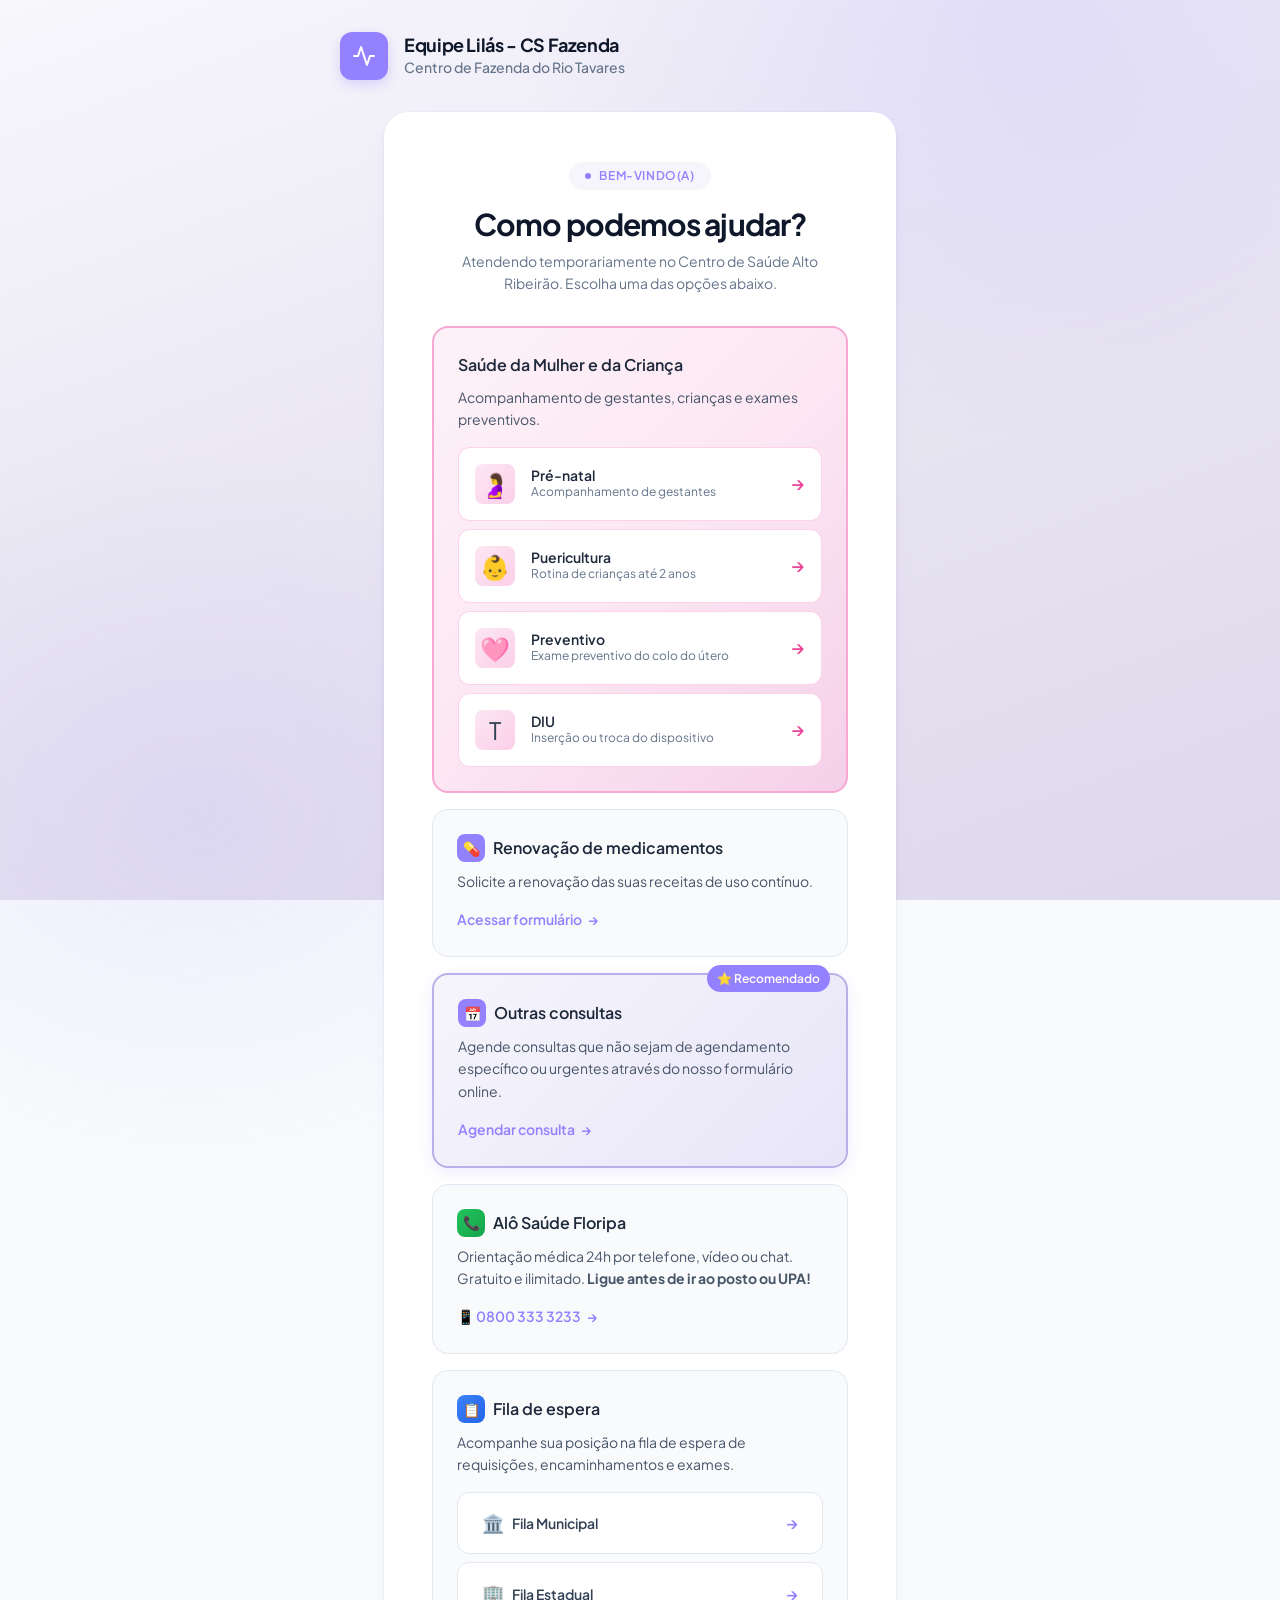
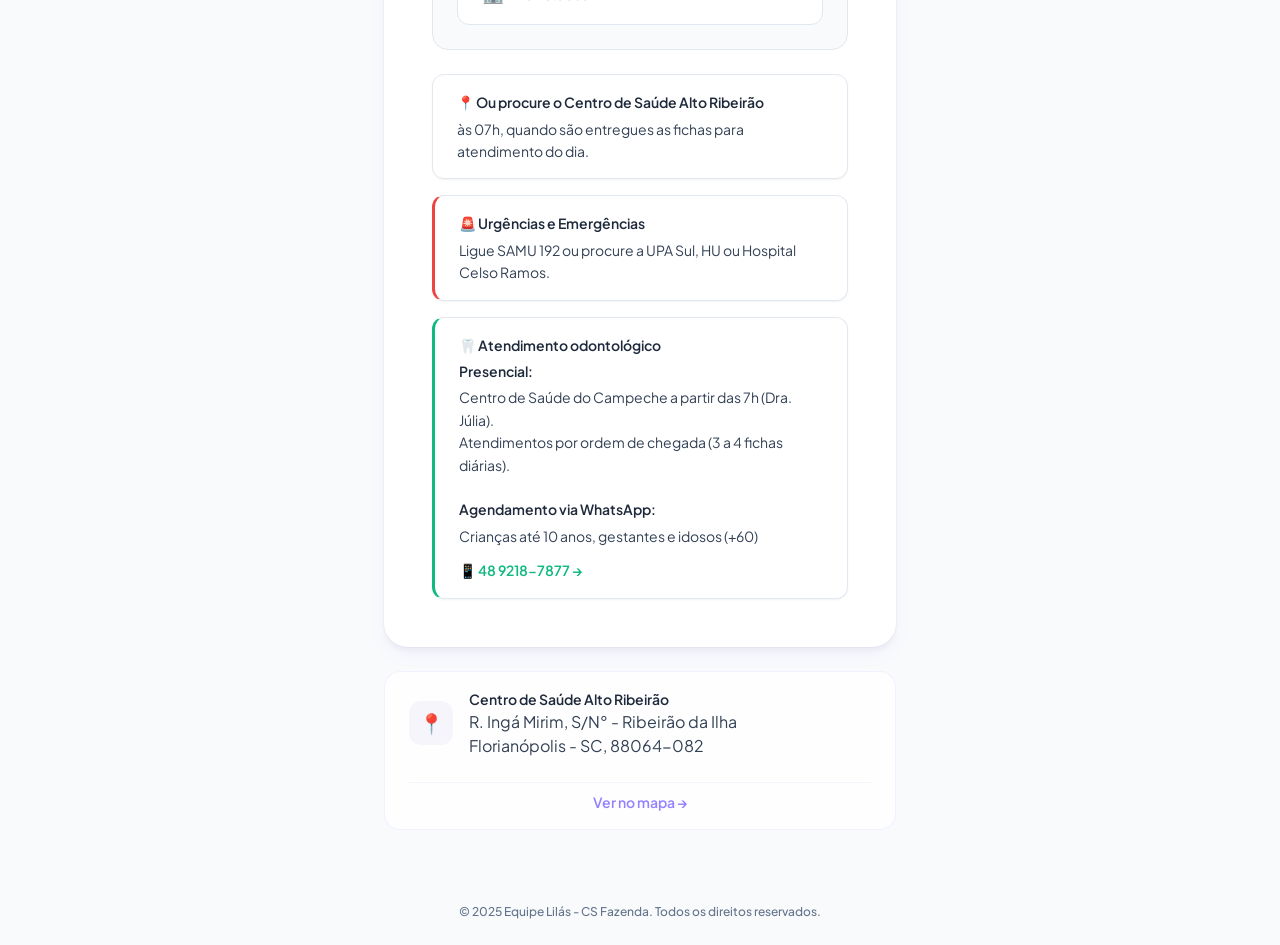
<file: index.html>
<!DOCTYPE html>
<html lang="pt-br">

<head>
  <meta charset="UTF-8">
  <title>Agendamento de Consulta | Equipe Lilás - CS Fazenda</title>
  <meta name="viewport" content="width=device-width, initial-scale=1">
  <script>
    // Consultas antecipadas da configuração da tela inicial (painel /admin.html).
    // Disparadas ANTES de o site desenhar, para o aviso inicial aparecer na
    // primeira pintura. O main.js consome as duas promessas.
    // 1) Cópia rápida servida pelo próprio site (atualizada a cada publicação;
    //    o ?v= fura o cache do CDN do GitHub Pages).
    window.__configLocal = fetch('config.json?v=' + Date.now())
      .then(function (r) { return r.ok ? r.json() : null; })
      .catch(function () { return null; });
    // 2) Fonte da verdade (Apps Script) — mesma URL do API_URL no main.js.
    window.__configFetch = fetch('https://script.google.com/macros/s/AKfycbzSnLgusejiDF9oCtL-xjY54TybLn91HyX3NTofToGRs9rqREqg136D2czCsSLhNrti/exec?action=getConfig', { cache: 'no-cache' })
      .then(function (r) { return r.ok ? r.json() : null; })
      .catch(function () { return null; });
  </script>
  <link rel="preconnect" href="https://fonts.googleapis.com">
  <link rel="preconnect" href="https://fonts.gstatic.com" crossorigin>
  <link href="https://fonts.googleapis.com/css2?family=Plus+Jakarta+Sans:wght@400;500;600;700&display=swap"
    rel="stylesheet">
  <link rel="stylesheet" href="styles.css?v=20260722">
</head>

<body>
  <!-- MODAL AGENDAMENTO TEMPORARIAMENTE DESATIVADO -->
  <div id="modal-agendamento-desativado" class="modal-overlay" style="display: none;">
    <div class="modal-aviso-card">
      <div class="modal-aviso-header">
        <div class="modal-aviso-badge">
          <span>⚠️</span> Aviso importante
        </div>
        <h2>Agendamentos temporariamente desativados</h2>
      </div>

      <div class="modal-aviso-body">
        <div class="modal-aviso-main">
          <div class="modal-aviso-icon">📋</div>
          <p>
            Para consultas, procure o <strong>Centro de Saúde Alto Ribeirão</strong> às <strong>07h</strong>, onde são
            entregues as fichas para atendimento do dia.
          </p>
        </div>
      </div>

      <button type="button" class="modal-aviso-btn" onclick="fecharModalAgendamentoDesativado()">
        Entendi
      </button>
    </div>
  </div>

  <!-- MODAL BLOQUEIO CARNAVAL -->
  <div id="modal-carnaval" class="modal-overlay modal-carnaval-overlay" style="display: none; position: fixed; top: 0; left: 0; right: 0; bottom: 0; background: linear-gradient(135deg, rgba(139, 69, 139, 0.95) 0%, rgba(75, 0, 130, 0.98) 100%); z-index: 10000; align-items: center; justify-content: center; padding: 20px;">
    <div class="modal-carnaval-card" style="background: linear-gradient(180deg, #8b008b 0%, #4b0082 100%); border-radius: 24px; max-width: 500px; width: 100%; max-height: 90vh; overflow-y: auto; position: relative; color: white;">
      <!-- Decoração de carnaval -->
      <div class="modal-carnaval-decoration" style="position: absolute; top: 0; left: 0; right: 0; height: 120px; overflow: hidden; pointer-events: none; z-index: 1;">
        <div class="confetti" style="position: absolute; color: rgba(255, 255, 255, 0.3); font-size: 20px; left: 10%; animation: confettiFloat 3s ease-in-out infinite 0s;">🎊</div>
        <div class="confetti" style="position: absolute; color: rgba(255, 255, 255, 0.3); font-size: 16px; left: 30%; animation: confettiFloat 3s ease-in-out infinite 0.5s;">🎉</div>
        <div class="confetti" style="position: absolute; color: rgba(255, 255, 255, 0.3); font-size: 18px; left: 60%; animation: confettiFloat 3s ease-in-out infinite 1s;">🎈</div>
        <div class="confetti" style="position: absolute; color: rgba(255, 255, 255, 0.3); font-size: 14px; left: 80%; animation: confettiFloat 3s ease-in-out infinite 1.5s;">✨</div>
        <div class="confetti" style="position: absolute; color: rgba(255, 255, 255, 0.3); font-size: 22px; left: 50%; animation: confettiFloat 3s ease-in-out infinite 2s;">🎊</div>
      </div>
      <style>
        @keyframes confettiFloat {
          0%, 100% { transform: translateY(-10px) rotate(0deg); opacity: 0.3; }
          50% { transform: translateY(10px) rotate(180deg); opacity: 0.7; }
        }
        @media (max-width: 480px) {
          .modal-carnaval-body {
            padding: 0 0 24px !important;
          }
          .modal-carnaval-body {
            padding-left: 0 !important;
            padding-right: 0 !important;
          }
          .carnaval-poster-container {
            width: 100vw !important;
            max-width: 100vw !important;
            margin: 0 !important;
            margin-left: calc(50% - 50vw) !important;
            margin-right: calc(50% - 50vw) !important;
            border-radius: 0 !important;
          }
          .carnaval-poster-img {
            width: 100% !important;
            height: auto !important;
            max-height: none !important;
            object-fit: contain !important;
            display: block !important;
            margin: 0 !important;
            padding: 0 !important;
          }
          .carnaval-card-main,
          .carnaval-info {
            margin: 0 16px !important;
          }
        }
      </style>
      
      <div class="modal-carnaval-header" style="padding: 28px 24px 20px; text-align: center; position: relative; z-index: 2;">
        <div class="modal-carnaval-badge" style="display: inline-flex; align-items: center; gap: 8px; background: linear-gradient(135deg, #ff1493 0%, #c71585 100%); color: #fff; padding: 8px 16px; border-radius: 20px; font-size: 13px; font-weight: 600; margin-bottom: 12px;">
          <span>🎭</span> Feriado de Carnaval
        </div>
        <h2 style="margin: 0; font-size: 22px; font-weight: 700; color: #fff;">Centro de Saúde Fechado</h2>
      </div>
      
      <div class="modal-carnaval-body" style="padding: 0 24px 24px; display: flex; flex-direction: column; gap: 16px; position: relative; z-index: 2;">
        <!-- Imagem do poster -->
        <div class="carnaval-poster-container" style="width: calc(100% + 48px); margin: 0 -24px; border-radius: 0; overflow: hidden; background: rgba(255, 255, 255, 0.1); border: none;">
          <img src="carnaval-poster.jpg" alt="Informações sobre funcionamento dos serviços de saúde no feriado de carnaval" class="carnaval-poster-img" style="width: 100%; height: auto; display: block; object-fit: contain;">
        </div>
        
        <!-- Card principal -->
        <div class="carnaval-card-main" style="background: linear-gradient(135deg, rgba(255, 20, 147, 0.2) 0%, rgba(199, 21, 133, 0.15) 100%); border: 1px solid rgba(255, 20, 147, 0.3); border-radius: 16px; padding: 20px; display: flex; align-items: center; gap: 16px;">
          <div class="carnaval-icon-circle" style="width: 56px; height: 56px; background: linear-gradient(135deg, #ff1493 0%, #c71585 100%); border-radius: 14px; display: flex; align-items: center; justify-content: center; flex-shrink: 0; box-shadow: 0 4px 12px rgba(255, 20, 147, 0.4);">
            <svg viewBox="0 0 24 24" fill="none" stroke="white" stroke-width="2" stroke-linecap="round" stroke-linejoin="round" style="width: 28px; height: 28px; color: white; display: block;">
              <rect x="3" y="4" width="18" height="18" rx="2" ry="2"/>
              <line x1="16" y1="2" x2="16" y2="6"/>
              <line x1="8" y1="2" x2="8" y2="6"/>
              <line x1="3" y1="10" x2="21" y2="10"/>
            </svg>
          </div>
          <div class="carnaval-card-main-text" style="flex: 1;">
            <span class="carnaval-dates" style="display: block; font-size: 20px; font-weight: 700; color: #ff69b4; margin-bottom: 4px;">Quarta-feira, 18/02</span>
            <p style="margin: 0; color: rgba(255, 255, 255, 0.7); font-size: 14px; line-height: 1.4;">O Centro de Saúde retornará</p>
            <p class="carnaval-highlight" style="margin-top: 8px !important; color: rgba(255, 255, 255, 0.9) !important; background: rgba(255, 255, 255, 0.15); padding: 8px 12px; border-radius: 8px; font-size: 13px !important; margin: 8px 0 0 0;">A partir das <strong style="color: #ff69b4; font-size: 15px;">14h</strong> até as <strong style="color: #ff69b4; font-size: 15px;">17h</strong></p>
          </div>
        </div>
        
        <!-- Informação adicional -->
        <div class="carnaval-info" style="background: rgba(255, 255, 255, 0.05); border-radius: 12px; padding: 16px;">
          <p style="margin: 0 0 16px; color: rgba(255, 255, 255, 0.9); font-size: 15px; line-height: 1.5; text-align: center; font-weight: 600;"><strong>⚠️ O Centro de Saúde estará FECHADO</strong> durante o feriado de carnaval (segunda e terça-feira). O atendimento retornará apenas na quarta-feira, 18/02, a partir das 14h.</p>
          <div class="carnaval-emergency" style="text-align: center; padding-top: 16px; border-top: 1px solid rgba(255, 255, 255, 0.1);">
            <p style="margin: 0 0 10px; color: rgba(255, 255, 255, 0.7); font-size: 13px;"><strong>Em caso de urgência:</strong></p>
            <div class="carnaval-emergency-options" style="display: flex; justify-content: center; gap: 12px; flex-wrap: wrap; margin-bottom: 12px;">
              <span style="color: rgba(255, 255, 255, 0.85); font-size: 13px; font-weight: 500;">🏥 UPA Sul</span>
              <span style="color: rgba(255, 255, 255, 0.85); font-size: 13px; font-weight: 500;">🏥 HU</span>
              <span style="color: rgba(255, 255, 255, 0.85); font-size: 13px; font-weight: 500;">🏥 Celso Ramos</span>
            </div>
            <div class="carnaval-alo-saude" style="display: flex; align-items: center; justify-content: center; gap: 10px; background: linear-gradient(135deg, rgba(72, 187, 120, 0.15) 0%, rgba(56, 161, 105, 0.1) 100%); border: 1px solid rgba(72, 187, 120, 0.3); border-radius: 10px; padding: 12px 16px; margin: 12px 0;">
              <span style="font-size: 20px;">📞</span>
              <div style="display: flex; flex-direction: column; align-items: flex-start;">
                <strong style="color: #68d391; font-size: 13px;">Alô Saúde Floripa</strong>
                <a href="tel:08003333233" style="color: #9ae6b4; font-size: 16px; font-weight: 700; text-decoration: none;">0800 333 3233</a>
              </div>
            </div>
            <p class="carnaval-samu" style="color: #fbd38d !important; font-size: 14px !important; margin: 0 !important;">Emergências: <strong style="color: #f6ad55; font-size: 16px;">SAMU 192</strong></p>
          </div>
        </div>
      </div>
    </div>
  </div>

  <!-- MODAL AVISO DE RECESSO -->
  <div id="modal-recesso" class="modal-overlay" style="display: none;">
    <div class="modal-recesso-card">
      <!-- Decoração natalina -->
      <div class="modal-decoration">
        <div class="snowflake">❄</div>
        <div class="snowflake">❄</div>
        <div class="snowflake">❄</div>
      </div>
      
      <div class="modal-recesso-header">
        <div class="modal-recesso-badge">
          <span>🎄</span> Recesso de Fim de Ano
        </div>
        <h2>Informativo Importante</h2>
      </div>
      
      <div class="modal-recesso-body">
        <!-- Card principal -->
        <div class="recesso-card-main">
          <div class="recesso-icon-circle">
            <svg viewBox="0 0 24 24" fill="none" stroke="currentColor" stroke-width="2">
              <rect x="3" y="4" width="18" height="18" rx="2" ry="2"/>
              <line x1="16" y1="2" x2="16" y2="6"/>
              <line x1="8" y1="2" x2="8" y2="6"/>
              <line x1="3" y1="10" x2="21" y2="10"/>
            </svg>
          </div>
          <div class="recesso-card-main-text">
            <span class="recesso-dates">22/12 a 02/01</span>
            <p>Sem agendamentos online</p>
            <p class="recesso-highlight">Atendimento por demanda espontânea<br><strong>07h às 16h</strong></p>
          </div>
        </div>
        
        <!-- Dias fechados -->
        <div class="recesso-closed">
          <div class="recesso-closed-title">
            <span class="recesso-closed-icon">🚫</span>
            Centro de Saúde fechado:
          </div>
          <div class="recesso-closed-dates">
            <span>24/12</span>
            <span>25/12</span>
            <span>31/12</span>
            <span>01/01</span>
          </div>
        </div>
        
        <!-- Onde ir -->
        <div class="recesso-emergency">
          <p>Nesses dias, procure:</p>
          <div class="recesso-emergency-options">
            <span>🏥 UPA Sul</span>
            <span>🏥 HU</span>
            <span>🏥 Celso Ramos</span>
          </div>
          <div class="recesso-alo-saude">
            <span>📞</span>
            <div>
              <strong>Alô Saúde Floripa</strong>
              <a href="tel:08003333233">0800 333 3233</a>
            </div>
          </div>
          <p class="recesso-samu">Emergências: <strong>SAMU 192</strong></p>
        </div>
      </div>
      
      <button type="button" class="modal-recesso-btn" onclick="fecharModalRecesso()">
        Entendi, obrigado!
      </button>
    </div>
  </div>

  <div class="page-wrapper">
    <!-- Background decorativo -->
    <div class="bg-pattern" aria-hidden="true"></div>

    <!-- Header com branding -->
    <header class="header">
      <div class="logo">
        <div class="logo-icon">
          <svg viewBox="0 0 24 24" fill="none" stroke="currentColor" stroke-width="2" stroke-linecap="round"
            stroke-linejoin="round">
            <path d="M22 12h-4l-3 9L9 3l-3 9H2" />
          </svg>
        </div>
        <div class="logo-text">
          <span class="logo-title">Equipe Lilás - CS Fazenda</span>
          <span class="logo-subtitle">Centro de Fazenda do Rio Tavares</span>
        </div>
      </div>
    </header>

    <!-- Container principal -->
    <main class="main-container">
      <!-- CARD INTRO - Tela inicial -->
      <div id="intro-card" class="card">
        <div class="card-header">
          <div class="badge">
            <span class="badge-dot"></span>
            Bem-vindo(a)
          </div>
          <h1>Como podemos ajudar?</h1>
          <p class="description">
            Atendendo temporariamente no Centro de Saúde Alto Ribeirão.
            Escolha uma das opções abaixo.
          </p>
        </div>

        <div class="intro-grid">
          <!-- 1. Saúde da Mulher e da Criança (Gestantes, Crianças até 2 anos, Preventivo) -->
          <div class="intro-card-item intro-card-featured">
            <h3>
              Saúde da Mulher e da Criança
            </h3>
            <p>Acompanhamento de gestantes, crianças e exames preventivos.</p>
            <div class="featured-buttons">
              <a href="https://csfazendalilas.github.io/pueripre/" target="_blank" class="featured-btn" data-action="pueripre">
                <span class="featured-btn-icon">🤰</span>
                <div class="featured-btn-content">
                  <strong>Pré-natal</strong>
                  <span>Acompanhamento de gestantes</span>
                </div>
                <span class="featured-btn-arrow">→</span>
              </a>
              <a href="https://csfazendalilas.github.io/pueripre/" target="_blank" class="featured-btn" data-action="pueripre">
                <span class="featured-btn-icon">👶</span>
                <div class="featured-btn-content">
                  <strong>Puericultura</strong>
                  <span>Rotina de crianças até 2 anos</span>
                </div>
                <span class="featured-btn-arrow">→</span>
              </a>
              <a href="https://csfazendalilas.github.io/pueripre/" target="_blank" class="featured-btn" data-action="pueripre">
                <span class="featured-btn-icon">🩷</span>
                <div class="featured-btn-content">
                  <strong>Preventivo</strong>
                  <span>Exame preventivo do colo do útero</span>
                </div>
                <span class="featured-btn-arrow">→</span>
              </a>
              <a href="https://forms.gle/9Kkq8irMLtpYLUUM9" target="_blank" class="featured-btn">
                <span class="featured-btn-icon">T</span>
                <div class="featured-btn-content">
                  <strong>DIU</strong>
                  <span>Inserção ou troca do dispositivo</span>
                </div>
                <span class="featured-btn-arrow">→</span>
              </a>
            </div>
          </div>

          <!-- 2. Renovação de medicamentos -->
          <a href="https://forms.gle/hSNekJWonoEqcntFA" target="_blank" class="intro-card-item intro-card-clickable">
            <h3>
              <span class="icon">💊</span>
              Renovação de medicamentos
            </h3>
            <p>Solicite a renovação das suas receitas de uso contínuo.</p>
            <span class="intro-link">
              Acessar formulário
            </span>
          </a>

          <!-- 3. Outras consultas (Agendamentos) -->
          <div class="intro-card-item highlight intro-card-clickable" data-action="agendar">
            <h3>
              <span class="icon">📅</span>
              Outras consultas
            </h3>
            <p>Agende consultas que não sejam de agendamento específico ou urgentes através do nosso formulário online.</p>
            <span class="intro-link">
              Agendar consulta
            </span>
          </div>

          <!-- Alô Saúde Floripa -->
          <a href="tel:08003333233" class="intro-card-item intro-card-clickable">
            <h3>
              <span class="icon icon-green">📞</span>
              Alô Saúde Floripa
            </h3>
            <p>Orientação médica 24h por telefone, vídeo ou chat. Gratuito e ilimitado. <strong>Ligue antes de ir ao posto ou UPA!</strong></p>
            <span class="intro-link" style="font-size: 1.1em; font-weight: 600;">
              📱 0800 333 3233
            </span>
          </a>

          <!-- Fila de espera -->
          <div class="intro-card-item">
            <h3>
              <span class="icon icon-blue">📋</span>
              Fila de espera
            </h3>
            <p>Acompanhe sua posição na fila de espera de requisições, encaminhamentos e exames.</p>
            <div class="fila-buttons">
              <a href="https://florianopolis.celk.com.br/lista-publica" target="_blank" class="fila-btn fila-btn-municipal">
                <span class="fila-btn-icon">🏛️</span>
                <span class="fila-btn-text">Fila Municipal</span>
                <span class="fila-btn-arrow">→</span>
              </a>
              <a href="https://listadeespera.saude.sc.gov.br/" target="_blank" class="fila-btn fila-btn-estadual">
                <span class="fila-btn-icon">🏢</span>
                <span class="fila-btn-text">Fila Estadual</span>
                <span class="fila-btn-arrow">→</span>
              </a>
            </div>
          </div>
        </div>

        <!-- Alertas e informações importantes -->
        <div class="intro-alerts">
          <div class="alert alert-default">
            <strong>📍 Ou procure o Centro de Saúde Alto Ribeirão</strong>
            às 07h, quando são entregues as fichas para atendimento do dia.
          </div>

          <div class="alert alert-danger">
            <strong>🚨 Urgências e Emergências</strong>
            Ligue SAMU 192 ou procure a UPA Sul, HU ou Hospital Celso Ramos.
          </div>

          <a href="https://wa.me/554892187877" target="_blank" class="alert alert-success alert-clickable">
            <strong>🦷 Atendimento odontológico</strong>
            <p>
              <strong>Presencial:</strong> Centro de Saúde do Campeche a partir das 7h (Dra. Júlia).<br>
              Atendimentos por ordem de chegada (3 a 4 fichas diárias).
            </p>
            <p>
              <strong>Agendamento via WhatsApp:</strong> Crianças até 10 anos, gestantes e idosos (+60)<br>
              <span class="alert-link">📱 48 9218-7877 →</span>
            </p>
          </a>
        </div>
      </div>

      <!-- CARD AGENDAMENTO - Formulário -->
      <div id="agendamento-card" class="card hidden">
        <!-- Progress Steps -->
        <div class="progress-steps" role="navigation" aria-label="Etapas do agendamento">
          <div class="step active" data-step="1">
            <span class="step-number">1</span>
            <span class="step-label">Horário</span>
          </div>
          <div class="step-line"></div>
          <div class="step" data-step="2">
            <span class="step-number">2</span>
            <span class="step-label">Dados</span>
          </div>
          <div class="step-line"></div>
          <div class="step" data-step="3">
            <span class="step-number">3</span>
            <span class="step-label">Confirmar</span>
          </div>
        </div>

        <!-- Seção do título -->
        <div class="card-header">
          <h1>Agende sua consulta</h1>
          <p class="description">
            Selecione o melhor horário para você e preencha seus dados.
            <strong>Leva menos de 2 minutos.</strong>
          </p>
          <div class="alert alert-warning agendamento-alert">
            <strong>Importante</strong>
            <p>
              Caso não haja horários disponíveis para consulta, ou caso os horários disponíveis não atendam à sua necessidade, orientamos procurar o Centro de Saúde Alto Ribeirão às 7h, quando são distribuídas as fichas para atendimento no mesmo dia.
            </p>
          </div>
        </div>

        <!-- Loading state -->
        <div id="loading" class="loading-container">
          <div class="loading-card">
            <div class="pulse-ring"></div>
            <div class="loading-icon">
              <svg viewBox="0 0 24 24" fill="none" stroke="currentColor" stroke-width="2">
                <circle cx="12" cy="12" r="10" />
                <polyline points="12 6 12 12 16 14" />
              </svg>
            </div>
            <p class="loading-text">Buscando horários disponíveis...</p>
          </div>
        </div>

        <!-- Formulário -->
        <div id="form-container" class="form-container" style="display:none;">
          <form id="agendamento-form" novalidate>
            <div id="form-fields" class="form-fields">

              <!-- Campo: Data e horário -->
              <div class="form-group form-group-highlight">
                <label for="slotSelect">
                  <span class="label-icon">📅</span>
                  Data e horário
                </label>
                <div class="select-wrapper">
                  <select id="slotSelect" name="slot" required aria-required="true" aria-describedby="slotSelect-error">
                    <option value="">Escolha um horário</option>
                  </select>
                  <span class="select-arrow" aria-hidden="true">
                    <svg viewBox="0 0 24 24" fill="none" stroke="currentColor" stroke-width="2">
                      <polyline points="6 9 12 15 18 9" />
                    </svg>
                  </span>
                </div>
                <span id="slotSelect-error" class="error-message" role="alert"></span>
              </div>

              <div class="form-divider">
                <span>Seus dados</span>
              </div>

              <!-- Campo: Nome -->
              <div class="form-group">
                <label for="nome">
                  <span class="label-icon">👤</span>
                  Nome completo
                </label>
                <input type="text" id="nome" name="nome" placeholder="Digite seu nome completo" required
                  aria-required="true" aria-describedby="nome-error" autocomplete="name">
                <span id="nome-error" class="error-message" role="alert"></span>
              </div>

              <!-- Grid de 2 colunas para campos menores -->
              <div class="form-row">
                <!-- Campo: Data de nascimento -->
                <div class="form-group">
                  <label for="dataNascimento">
                    <span class="label-icon">🎂</span>
                    Data de nascimento
                  </label>
                  <input type="text" id="dataNascimento" name="dataNascimento" placeholder="DD/MM/AAAA" maxlength="10"
                    required aria-required="true" aria-describedby="dataNascimento-error" autocomplete="bday">
                  <span id="dataNascimento-error" class="error-message" role="alert"></span>
                </div>

                <!-- Campo: Telefone -->
                <div class="form-group">
                  <label for="telefone">
                    <span class="label-icon">📱</span>
                    Telefone (WhatsApp)
                  </label>
                  <input type="tel" id="telefone" name="telefone" placeholder="(00) 00000-0000" required
                    aria-required="true" aria-describedby="telefone-error" autocomplete="tel">
                  <span id="telefone-error" class="error-message" role="alert"></span>
                </div>
              </div>

              <!-- Campo: Motivo da consulta -->
              <div class="form-group">
                <label for="observacoes">
                  <span class="label-icon">📋</span>
                  Motivo da consulta
                </label>
                <textarea id="observacoes" name="observacoes"
                  placeholder="Descreva brevemente o motivo da sua consulta..." required aria-required="true"
                  aria-describedby="observacoes-error" rows="3"></textarea>
                <span id="observacoes-error" class="error-message" role="alert"></span>
              </div>

              <!-- Botão de envio -->
              <button type="submit" class="btn btn-primary" id="submit-btn">
                <span class="btn-text">Confirmar agendamento</span>
                <span class="btn-icon">
                  <svg viewBox="0 0 24 24" fill="none" stroke="currentColor" stroke-width="2">
                    <line x1="5" y1="12" x2="19" y2="12" />
                    <polyline points="12 5 19 12 12 19" />
                  </svg>
                </span>
              </button>

              <!-- Botão voltar -->
              <button type="button" class="btn btn-secondary" data-action="voltar">
                <span class="btn-text">Voltar ao início</span>
              </button>
            </div>
          </form>

          <!-- Botão WhatsApp (vem PRIMEIRO para o paciente não perder a confirmação) -->
          <div id="whatsapp-container" class="whatsapp-container" style="display:none;">
            <div class="whatsapp-alert">
              <div class="alert-icon">⚠️</div>
              <div class="alert-content">
                <strong>Último passo!</strong>
                <p>Clique no botão abaixo para confirmar pelo WhatsApp. Sem isso, o horário não fica reservado.</p>
              </div>
            </div>

            <a id="whatsapp-link" href="#" target="_blank" rel="noopener noreferrer" class="btn btn-whatsapp btn-large">
              <span class="btn-icon-left">
                <svg viewBox="0 0 24 24" fill="currentColor">
                  <path
                    d="M17.472 14.382c-.297-.149-1.758-.867-2.03-.967-.273-.099-.471-.148-.67.15-.197.297-.767.966-.94 1.164-.173.199-.347.223-.644.075-.297-.15-1.255-.463-2.39-1.475-.883-.788-1.48-1.761-1.653-2.059-.173-.297-.018-.458.13-.606.134-.133.298-.347.446-.52.149-.174.198-.298.298-.497.099-.198.05-.371-.025-.52-.075-.149-.669-1.612-.916-2.207-.242-.579-.487-.5-.669-.51-.173-.008-.371-.01-.57-.01-.198 0-.52.074-.792.372-.272.297-1.04 1.016-1.04 2.479 0 1.462 1.065 2.875 1.213 3.074.149.198 2.096 3.2 5.077 4.487.709.306 1.262.489 1.694.625.712.227 1.36.195 1.871.118.571-.085 1.758-.719 2.006-1.413.248-.694.248-1.289.173-1.413-.074-.124-.272-.198-.57-.347m-5.421 7.403h-.004a9.87 9.87 0 01-5.031-1.378l-.361-.214-3.741.982.998-3.648-.235-.374a9.86 9.86 0 01-1.51-5.26c.001-5.45 4.436-9.884 9.888-9.884 2.64 0 5.122 1.03 6.988 2.898a9.825 9.825 0 012.893 6.994c-.003 5.45-4.437 9.884-9.885 9.884m8.413-18.297A11.815 11.815 0 0012.05 0C5.495 0 .16 5.335.157 11.892c0 2.096.547 4.142 1.588 5.945L.057 24l6.305-1.654a11.882 11.882 0 005.683 1.448h.005c6.554 0 11.89-5.335 11.893-11.893a11.821 11.821 0 00-3.48-8.413z" />
                </svg>
              </span>
              <span class="btn-text">Confirmar no WhatsApp</span>
            </a>
          </div>

          <!-- Mensagem de feedback -->
          <div id="mensagem" class="msg" style="display:none;" role="status" aria-live="polite"></div>
        </div>
      </div>

      <!-- Info cards -->
      <div class="info-section info-section-single">
        <div class="info-card info-card-full">
          <div class="info-icon">📍</div>
          <div class="info-content">
            <strong>Centro de Saúde Alto Ribeirão</strong>
            <address>R. Ingá Mirim, S/N° - Ribeirão da Ilha<br>Florianópolis - SC, 88064-082</address>
          </div>
          <a href="https://maps.google.com/?q=Centro+de+Saude+Alto+Ribeirao+Florianopolis" target="_blank"
            rel="noopener noreferrer" class="info-card-action" aria-label="Ver localização no Google Maps">
            Ver no mapa →
          </a>
        </div>
      </div>
    </main>

    <!-- Footer -->
    <footer class="footer">
      <p>© 2025 Equipe Lilás - CS Fazenda. Todos os direitos reservados.</p>
    </footer>
  </div>

  <script src="site-render.js?v=20260722"></script>
  <script src="main.js?v=20260722"></script>
</body>

</html>
</file>
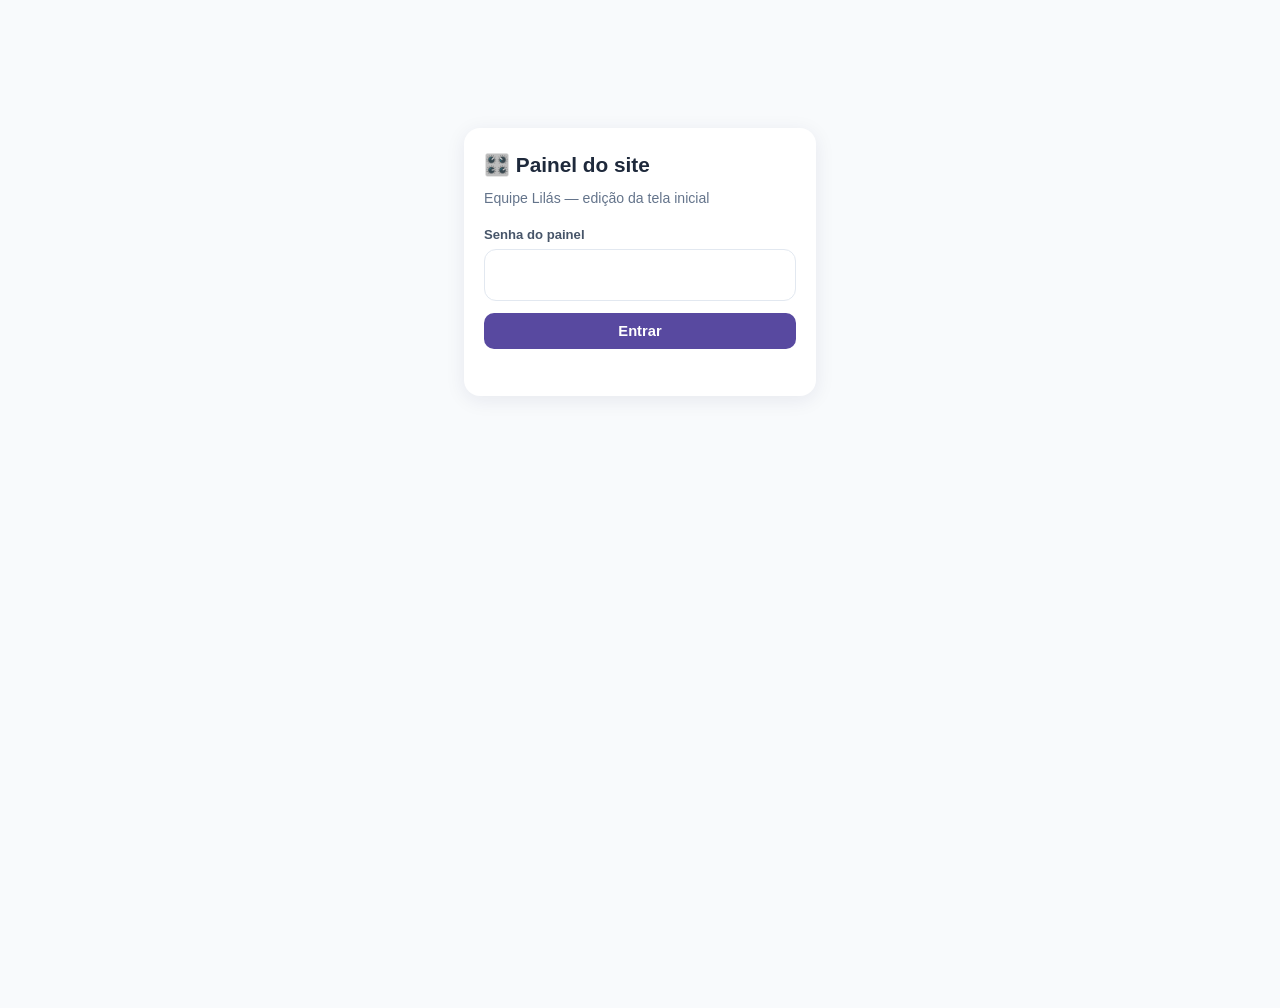
<file: admin.html>
<!DOCTYPE html>
<html lang="pt-BR">

<head>
  <meta charset="UTF-8">
  <meta name="viewport" content="width=device-width, initial-scale=1.0">
  <meta name="robots" content="noindex, nofollow">
  <title>Painel de Administração | Equipe Lilás</title>
  <link rel="stylesheet" href="styles.css?v=20260722">
  <style>
    /* ===== estilos próprios do painel (namespace adm-) ===== */
    .adm-wrap {
      max-width: 860px;
      margin: 0 auto;
      padding: 20px 14px 80px;
    }

    .adm-card {
      background: #fff;
      border-radius: 16px;
      padding: 20px;
      margin-bottom: 18px;
      box-shadow: 0 4px 20px rgba(30, 30, 80, .08);
    }

    .adm-card h2 {
      font-size: 1.05em;
      margin: 0 0 4px;
      color: #1e293b;
    }

    .adm-card .adm-sub {
      color: #64748b;
      font-size: .88em;
      margin: 0 0 14px;
    }

    .adm-topbar {
      position: sticky;
      top: 0;
      z-index: 500;
      background: #fff;
      border-radius: 0 0 16px 16px;
      box-shadow: 0 4px 16px rgba(30, 30, 80, .12);
      padding: 12px 16px;
      display: flex;
      flex-wrap: wrap;
      gap: 10px;
      align-items: center;
      margin-bottom: 18px;
    }

    .adm-topbar .adm-titulo {
      font-weight: 700;
      color: #1e293b;
      margin-right: auto;
    }

    .adm-status {
      font-size: .85em;
      color: #64748b;
      width: 100%;
    }

    .adm-status.sujo { color: #b45309; font-weight: 600; }
    .adm-status.ok { color: #15803d; font-weight: 600; }
    .adm-status.erro { color: #b91c1c; font-weight: 600; }

    .adm-btn {
      border: none;
      border-radius: 10px;
      padding: 10px 16px;
      font-size: .92em;
      font-weight: 600;
      cursor: pointer;
      background: #e2e8f0;
      color: #1e293b;
    }

    .adm-btn.primario { background: #5849a0; color: #fff; }
    .adm-btn.perigo { background: #fee2e2; color: #b91c1c; }
    .adm-btn:disabled { opacity: .5; cursor: default; }

    .adm-campo { margin-bottom: 12px; }

    .adm-campo label {
      display: block;
      font-size: .82em;
      font-weight: 600;
      color: #475569;
      margin-bottom: 4px;
    }

    .adm-campo input[type="text"],
    .adm-campo textarea,
    .adm-campo select {
      width: 100%;
      box-sizing: border-box;
      padding: 10px 12px;
      border: 1.5px solid #e2e8f0;
      border-radius: 10px;
      font-size: .95em;
      font-family: inherit;
      background: #fff;
      color: #1e293b;
    }

    .adm-campo textarea { min-height: 74px; resize: vertical; }

    .adm-campo .adm-dica {
      font-size: .76em;
      color: #94a3b8;
      margin-top: 3px;
    }

    .adm-toggle {
      display: flex;
      align-items: flex-start;
      gap: 10px;
      padding: 10px 12px;
      border: 1.5px solid #e2e8f0;
      border-radius: 10px;
      margin-bottom: 10px;
      cursor: pointer;
      background: #fff;
    }

    .adm-toggle input[type="checkbox"] {
      width: auto !important;
      flex: 0 0 auto;
      margin-top: 3px;
      transform: scale(1.3);
    }

    .adm-toggle > div { flex: 1; text-align: left; }
    .adm-toggle strong { display: block; font-size: .92em; color: #1e293b; }
    .adm-toggle span { font-size: .8em; color: #64748b; }
    .adm-toggle.ligado { border-color: #5849a0; background: #f5f3ff; }

    /* ===== cartões de item (box/aviso) ===== */
    .adm-item {
      border: 1.5px solid #e2e8f0;
      border-radius: 14px;
      margin-bottom: 14px;
      background: #fbfcfe;
      overflow: hidden;
    }

    .adm-item.arrastando { opacity: .45; }
    .adm-item.alvo-drop { border-color: #5849a0; box-shadow: 0 0 0 2px #5849a066; }

    .adm-item-head {
      display: flex;
      align-items: center;
      gap: 8px;
      padding: 8px 10px;
      background: #f1f5f9;
      flex-wrap: wrap;
    }

    .adm-handle {
      cursor: grab;
      font-size: 1.1em;
      padding: 4px 8px;
      border-radius: 8px;
      background: #e2e8f0;
      user-select: none;
    }

    .adm-item-nome {
      font-weight: 600;
      font-size: .9em;
      color: #334155;
      margin-right: auto;
      overflow: hidden;
      text-overflow: ellipsis;
      white-space: nowrap;
      max-width: 45%;
    }

    .adm-mini {
      border: none;
      background: #fff;
      border-radius: 8px;
      padding: 6px 10px;
      cursor: pointer;
      font-size: .95em;
      box-shadow: 0 1px 3px rgba(0, 0, 0, .12);
    }

    .adm-mini.ativo { background: #5849a0; color: #fff; }

    .adm-preview {
      padding: 12px;
      pointer-events: none;
    }

    .adm-preview .intro-card-item { margin: 0; }

    .adm-item.oculto .adm-preview { opacity: .35; }

    .adm-badge-oculto {
      display: inline-block;
      background: #64748b;
      color: #fff;
      border-radius: 6px;
      font-size: .7em;
      font-weight: 700;
      padding: 2px 8px;
      letter-spacing: .5px;
    }

    .adm-editor {
      padding: 14px;
      border-top: 1.5px dashed #e2e8f0;
      background: #fff;
    }

    .adm-sub-item {
      border: 1.5px solid #eef2f7;
      border-radius: 10px;
      padding: 10px;
      margin-bottom: 10px;
      background: #f8fafc;
    }

    .adm-sub-item-head {
      display: flex;
      align-items: center;
      gap: 6px;
      margin-bottom: 8px;
      font-size: .82em;
      font-weight: 700;
      color: #475569;
    }

    .adm-sub-item-head .adm-mini { padding: 3px 8px; font-size: .85em; }
    .adm-sub-item-head span { margin-right: auto; }

    .adm-add-row { display: flex; gap: 10px; flex-wrap: wrap; }

    .adm-linha-2col {
      display: grid;
      grid-template-columns: 1fr 1fr;
      gap: 10px;
    }

    @media (max-width: 540px) {
      .adm-linha-2col { grid-template-columns: 1fr; }
    }

    /* login */
    .adm-login {
      max-width: 380px;
      margin: 12vh auto 0;
    }

    .adm-login h1 { font-size: 1.3em; color: #1e293b; margin: 0 0 6px; }
    .adm-msg-erro { color: #b91c1c; font-size: .88em; margin-top: 10px; min-height: 1.2em; }
  </style>
</head>

<body>
  <!-- ===== LOGIN ===== -->
  <div id="tela-login" class="adm-wrap adm-login">
    <div class="adm-card">
      <h1>🎛️ Painel do site</h1>
      <p class="adm-sub">Equipe Lilás — edição da tela inicial</p>
      <form id="form-login">
        <div class="adm-campo">
          <label for="senha">Senha do painel</label>
          <input type="password" id="senha" autocomplete="current-password" required>
        </div>
        <button type="submit" class="adm-btn primario" id="btn-entrar" style="width:100%">Entrar</button>
        <p class="adm-msg-erro" id="login-erro"></p>
      </form>
    </div>
  </div>

  <!-- ===== PAINEL ===== -->
  <div id="tela-painel" class="adm-wrap" style="display:none">
    <div class="adm-topbar">
      <span class="adm-titulo">🎛️ Painel do site</span>
      <a class="adm-btn" href="./" target="_blank" rel="noopener">Ver site ↗</a>
      <button class="adm-btn perigo" id="btn-descartar">↩ Descartar</button>
      <button class="adm-btn primario" id="btn-salvar">💾 Salvar e publicar</button>
      <span class="adm-status" id="status">Carregando…</span>
    </div>

    <div class="adm-card" id="sec-aviso">
      <h2>🚧 Aviso inicial</h2>
      <p class="adm-sub">Aparece por cima do site assim que a pessoa abre a página.</p>
      <div id="aviso-campos"></div>
    </div>

    <div class="adm-card" id="sec-cabecalho">
      <h2>✏️ Título e descrição do topo</h2>
      <p class="adm-sub">O texto que aparece acima dos boxes.</p>
      <div id="cabecalho-campos"></div>
    </div>

    <div class="adm-card" id="sec-roteamento">
      <h2>🧭 Encaminhamento da triagem (site pueripre)</h2>
      <p class="adm-sub">
        Para onde cada serviço é encaminhado depois do questionário. No modo automático a
        triagem decide (regra de alternância); nos outros, TODO MUNDO vai para o
        profissional escolhido, independente das respostas. O questionário continua sendo
        respondido e registrado normalmente.
      </p>
      <div id="roteamento-campos"></div>
    </div>

    <div class="adm-card">
      <h2>🧩 Boxes da tela inicial</h2>
      <p class="adm-sub">Arraste pelo ☰ (ou use ↑ ↓) para mudar a ordem. O 👁 esconde sem apagar.
        Avisos coloridos trazidos para cá aparecem no meio dos boxes; o ⬇📢 devolve para baixo.</p>
      <div id="lista-boxes"></div>
      <div class="adm-add-row">
        <button class="adm-btn" id="btn-add-simples">+ Box simples</button>
        <button class="adm-btn" id="btn-add-botoes">+ Box com botões</button>
      </div>
    </div>

    <div class="adm-card">
      <h2>📢 Avisos coloridos</h2>
      <p class="adm-sub">Os avisos que ficam embaixo dos boxes. Quer um aviso LÁ EM CIMA, antes ou
        no meio dos boxes? Use o ⬆📦 (ou arraste até a área dos boxes) e depois posicione onde quiser.</p>
      <div id="lista-alertas"></div>
      <div class="adm-add-row">
        <button class="adm-btn" id="btn-add-alerta">+ Aviso</button>
      </div>
    </div>
  </div>

  <script src="site-render.js?v=20260722"></script>
  <script src="admin.js?v=20260722"></script>
</body>

</html>
</file>
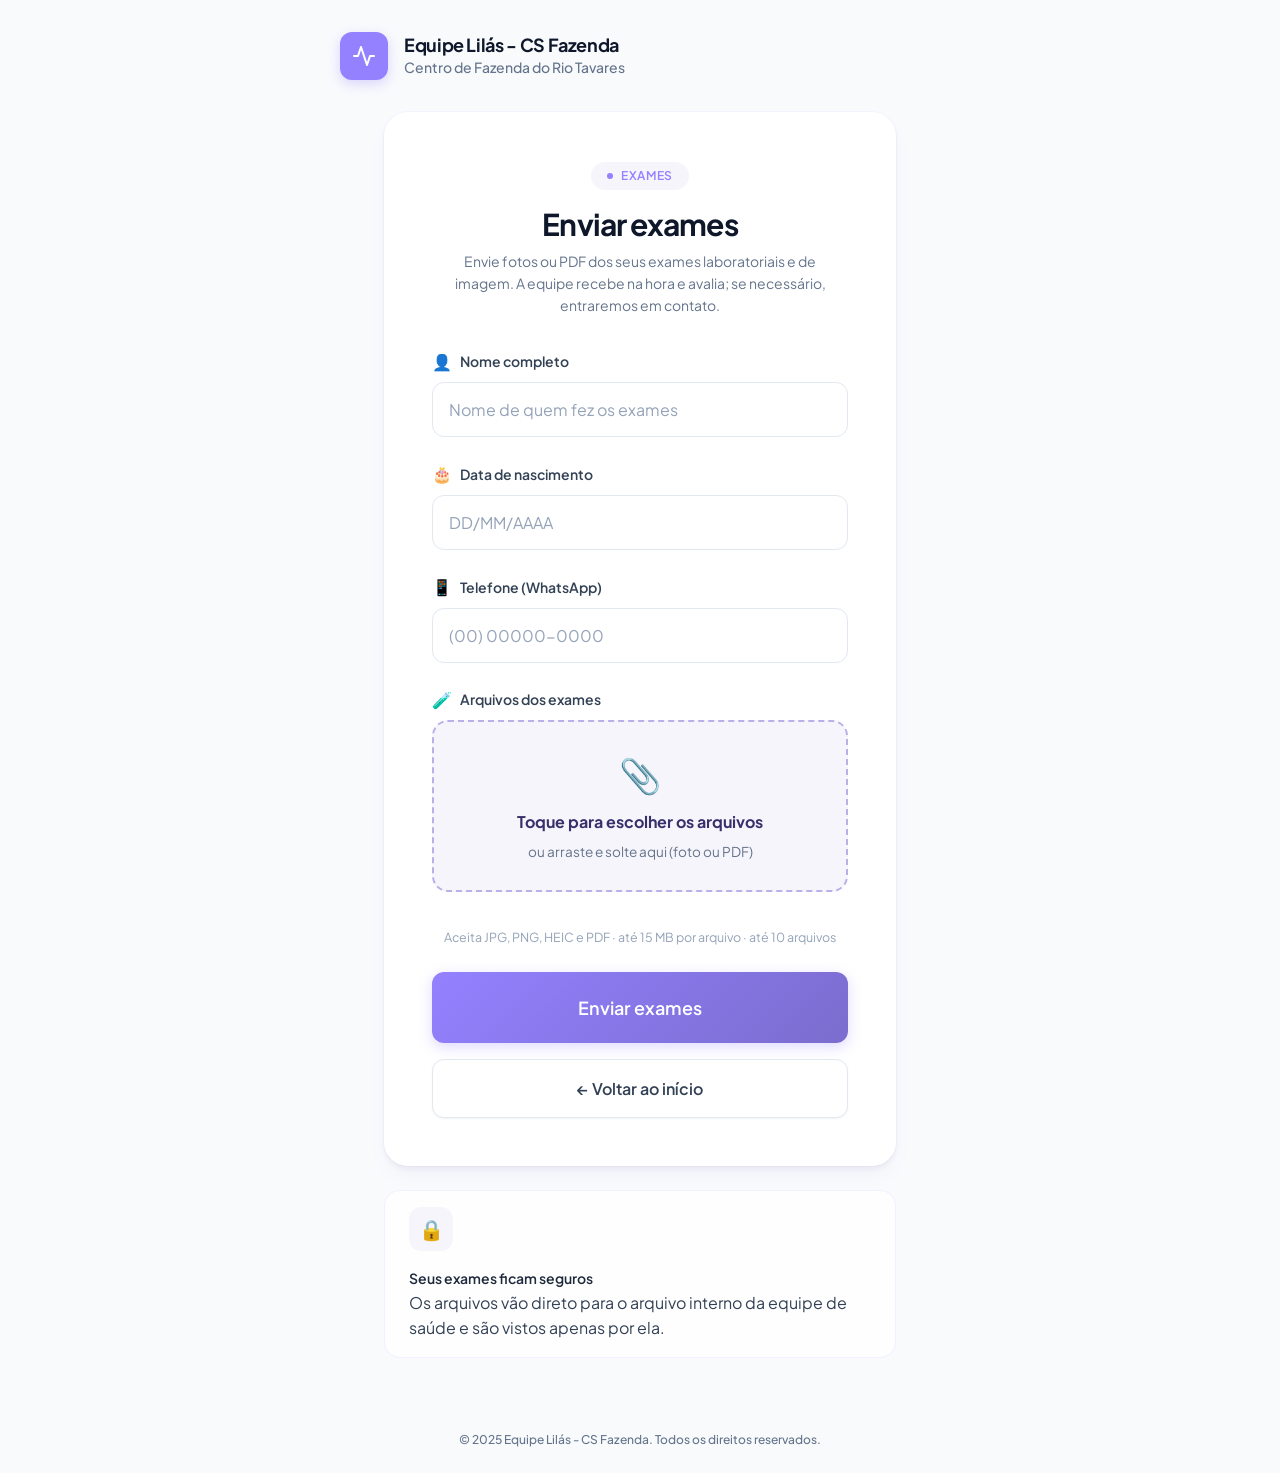
<file: enviar-exames.html>
<!DOCTYPE html>
<html lang="pt-br">

<head>
  <meta charset="UTF-8">
  <title>Enviar Exames | Equipe Lilás - CS Fazenda</title>
  <meta name="viewport" content="width=device-width, initial-scale=1">
  <link rel="preconnect" href="https://fonts.googleapis.com">
  <link rel="preconnect" href="https://fonts.gstatic.com" crossorigin>
  <link href="https://fonts.googleapis.com/css2?family=Plus+Jakarta+Sans:wght@400;500;600;700&display=swap"
    rel="stylesheet">
  <link rel="stylesheet" href="styles.css?v=20260722">
  <style>
    /* ===== estilos próprios da página de exames ===== */
    .exm-drop {
      border: 2px dashed var(--color-primary-light, #b8b0e8);
      border-radius: 16px;
      background: var(--color-primary-ghost, #f6f5fc);
      padding: 26px 16px;
      text-align: center;
      cursor: pointer;
      transition: border-color .15s ease, background .15s ease;
    }

    .exm-drop.arrastando {
      border-color: var(--color-primary, #9381ff);
      background: var(--color-primary-subtle, #e8e5f8);
    }

    .exm-drop-icone { font-size: 34px; margin-bottom: 6px; }

    .exm-drop strong { display: block; color: #37306b; margin-bottom: 4px; }

    .exm-drop span { font-size: .85em; color: #64748b; }

    .exm-lista { margin-top: 12px; display: flex; flex-direction: column; gap: 8px; }

    .exm-arquivo {
      display: flex; align-items: center; gap: 10px;
      background: #fff; border: 1px solid #e2e8f0; border-radius: 12px;
      padding: 10px 12px; font-size: .9em;
    }

    .exm-arquivo .exm-nome {
      flex: 1; overflow: hidden; text-overflow: ellipsis; white-space: nowrap;
      color: #1e293b; font-weight: 600;
    }

    .exm-arquivo .exm-tamanho { color: #94a3b8; font-size: .85em; white-space: nowrap; }

    .exm-remover {
      border: none; background: #fee2e2; color: #b91c1c;
      width: 28px; height: 28px; border-radius: 8px; cursor: pointer;
      font-weight: 700; flex: 0 0 auto;
    }

    .exm-progresso { margin-top: 16px; display: none; }

    .exm-progresso-txt { font-size: .9em; color: #475569; margin-bottom: 8px; text-align: center; }

    .exm-barra {
      height: 10px; border-radius: 999px; background: #e2e8f0; overflow: hidden;
    }

    .exm-barra-preenchida {
      height: 100%; width: 0%;
      background: linear-gradient(90deg, #9381ff, #7b6cce);
      border-radius: 999px; transition: width .3s ease;
    }

    .exm-dica-tipos { font-size: .78em; color: #94a3b8; margin-top: 8px; text-align: center; }
  </style>
</head>

<body>
  <div class="page-wrapper">
    <header class="header">
      <div class="logo">
        <div class="logo-icon">
          <svg viewBox="0 0 24 24" fill="none" stroke="currentColor" stroke-width="2" stroke-linecap="round"
            stroke-linejoin="round">
            <path d="M22 12h-4l-3 9L9 3l-3 9H2" />
          </svg>
        </div>
        <div class="logo-text">
          <span class="logo-title">Equipe Lilás - CS Fazenda</span>
          <span class="logo-subtitle">Centro de Fazenda do Rio Tavares</span>
        </div>
      </div>
    </header>

    <main class="main-container">
      <div class="card">
        <div class="card-header">
          <div class="badge">
            <span class="badge-dot"></span>
            Exames
          </div>
          <h1>Enviar exames</h1>
          <p class="description">
            Envie fotos ou PDF dos seus exames laboratoriais e de imagem.
            A equipe recebe na hora e avalia; se necessário, entraremos em contato.
          </p>
        </div>

        <div class="form-container" style="display:block">
          <form id="form-exames" novalidate>
            <div id="form-fields" class="form-fields">
              <div class="form-group">
                <label for="nome">
                  <span class="label-icon">👤</span>
                  Nome completo
                </label>
                <input type="text" id="nome" name="nome" placeholder="Nome de quem fez os exames" required
                  aria-required="true" aria-describedby="nome-error" autocomplete="name">
                <span id="nome-error" class="error-message" role="alert"></span>
              </div>

              <div class="form-group">
                <label for="dataNascimento">
                  <span class="label-icon">🎂</span>
                  Data de nascimento
                </label>
                <input type="text" id="dataNascimento" name="dataNascimento" placeholder="DD/MM/AAAA" maxlength="10"
                  required aria-required="true" aria-describedby="dataNascimento-error" autocomplete="bday">
                <span id="dataNascimento-error" class="error-message" role="alert"></span>
              </div>

              <div class="form-group">
                <label for="telefone">
                  <span class="label-icon">📱</span>
                  Telefone (WhatsApp)
                </label>
                <input type="tel" id="telefone" name="telefone" placeholder="(00) 00000-0000" required
                  aria-required="true" aria-describedby="telefone-error" autocomplete="tel">
                <span id="telefone-error" class="error-message" role="alert"></span>
              </div>

              <div class="form-group">
                <label for="arquivos">
                  <span class="label-icon">🧪</span>
                  Arquivos dos exames
                </label>
                <div id="area-drop" class="exm-drop" role="button" tabindex="0"
                  aria-label="Escolher arquivos de exames">
                  <div class="exm-drop-icone">📎</div>
                  <strong>Toque para escolher os arquivos</strong>
                  <span>ou arraste e solte aqui (foto ou PDF)</span>
                </div>
                <input type="file" id="arquivos" multiple accept="image/*,.pdf,.heic,.heif" style="display:none">
                <div id="lista-arquivos" class="exm-lista"></div>
                <p class="exm-dica-tipos">Aceita JPG, PNG, HEIC e PDF · até 15 MB por arquivo · até 10 arquivos</p>
                <span id="arquivos-error" class="error-message" role="alert"></span>
              </div>

              <button type="submit" id="submit-btn" class="btn btn-primary btn-large">
                <span class="btn-text">Enviar exames</span>
              </button>
            </div>
          </form>

          <div id="progresso" class="exm-progresso">
            <p class="exm-progresso-txt" id="progresso-txt">Preparando envio…</p>
            <div class="exm-barra">
              <div class="exm-barra-preenchida" id="barra"></div>
            </div>
          </div>

          <div id="mensagem" class="msg" style="display:none;" role="status" aria-live="polite"></div>

          <a class="btn btn-secondary" href="./" style="margin-top:16px">
            <span class="btn-text">← Voltar ao início</span>
          </a>
        </div>
      </div>

      <div class="info-section info-section-single">
        <div class="info-card info-card-full">
          <div class="info-icon">🔒</div>
          <div class="info-content">
            <strong>Seus exames ficam seguros</strong>
            <p>Os arquivos vão direto para o arquivo interno da equipe de saúde e são vistos apenas por ela.</p>
          </div>
        </div>
      </div>
    </main>

    <footer class="footer">
      <p>© 2025 Equipe Lilás - CS Fazenda. Todos os direitos reservados.</p>
    </footer>
  </div>

  <script src="enviar-exames.js?v=20260722"></script>
</body>

</html>
</file>
<file: styles.css>
/* ============================================
   VARIÁVEIS E CONFIGURAÇÕES GLOBAIS
   ============================================ */
:root {
  /* Paleta principal - Lilás suave e discreto */
  --color-primary: #9381ff;
  --color-primary-dark: #7b6cce;
  --color-primary-light: #b8b0e8;
  --color-primary-subtle: #e8e5f8;
  --color-primary-ghost: #f6f5fc;

  /* Cores de suporte */
  --color-accent: #f59e0b;
  --color-success: #10b981;
  --color-success-light: #d1fae5;
  --color-error: #ef4444;
  --color-error-light: #fef2f2;
  --color-warning: #d97706;
  --color-warning-light: #fef3c7;
  --color-info: #3b82f6;
  --color-info-light: #eff6ff;

  /* Tons neutros */
  --color-white: #ffffff;
  --color-gray-50: #f8fafc;
  --color-gray-100: #f1f5f9;
  --color-gray-200: #e2e8f0;
  --color-gray-300: #cbd5e1;
  --color-gray-400: #94a3b8;
  --color-gray-500: #64748b;
  --color-gray-600: #475569;
  --color-gray-700: #334155;
  --color-gray-800: #1e293b;
  --color-gray-900: #0f172a;

  /* Tipografia */
  --font-family: 'Plus Jakarta Sans', -apple-system, BlinkMacSystemFont, 'Segoe UI', Roboto, sans-serif;
  --font-size-xs: 0.75rem;
  --font-size-sm: 0.875rem;
  --font-size-base: 1rem;
  --font-size-lg: 1.125rem;
  --font-size-xl: 1.25rem;
  --font-size-2xl: 1.5rem;
  --font-size-3xl: 1.875rem;

  /* Espaçamento */
  --spacing-xs: 0.25rem;
  --spacing-sm: 0.5rem;
  --spacing-md: 1rem;
  --spacing-lg: 1.5rem;
  --spacing-xl: 2rem;
  --spacing-2xl: 3rem;

  /* Bordas e sombras */
  --radius-sm: 8px;
  --radius-md: 12px;
  --radius-lg: 16px;
  --radius-xl: 24px;
  --radius-full: 9999px;

  --shadow-sm: 0 1px 2px rgba(0, 0, 0, 0.05);
  --shadow-md: 0 4px 6px -1px rgba(0, 0, 0, 0.07), 0 2px 4px -1px rgba(0, 0, 0, 0.04);
  --shadow-lg: 0 10px 15px -3px rgba(0, 0, 0, 0.08), 0 4px 6px -2px rgba(0, 0, 0, 0.04);
  --shadow-xl: 0 20px 25px -5px rgba(0, 0, 0, 0.08), 0 10px 10px -5px rgba(0, 0, 0, 0.03);

  /* Transições */
  --transition-fast: 150ms cubic-bezier(0.4, 0, 0.2, 1);
  --transition-base: 200ms cubic-bezier(0.4, 0, 0.2, 1);
  --transition-slow: 300ms cubic-bezier(0.4, 0, 0.2, 1);
}

/* ============================================
   RESET E BASE
   ============================================ */
*,
*::before,
*::after {
  box-sizing: border-box;
  margin: 0;
  padding: 0;
}

html {
  -webkit-text-size-adjust: 100%;
  scroll-behavior: smooth;
}

body {
  font-family: var(--font-family);
  font-size: var(--font-size-base);
  line-height: 1.6;
  color: var(--color-gray-700);
  background: var(--color-gray-50);
  min-height: 100vh;
  -webkit-font-smoothing: antialiased;
  -moz-osx-font-smoothing: grayscale;
}

/* ============================================
   LAYOUT DA PÁGINA
   ============================================ */
.page-wrapper {
  min-height: 100vh;
  display: flex;
  flex-direction: column;
  position: relative;
  overflow-x: hidden;
}

/* Background decorativo */
.bg-pattern {
  position: fixed;
  top: 0;
  left: 0;
  right: 0;
  bottom: 0;
  background: linear-gradient(160deg, #f8f7fc 0%, #ebe8f4 40%, #ddd8eb 100%);
  z-index: 0;
}

.bg-pattern::before {
  content: '';
  position: absolute;
  top: -50%;
  right: -20%;
  width: 80%;
  height: 100%;
  background: radial-gradient(ellipse, rgba(147, 129, 255, 0.15) 0%, transparent 70%);
  pointer-events: none;
}

.bg-pattern::after {
  content: '';
  position: absolute;
  bottom: -30%;
  left: -20%;
  width: 70%;
  height: 80%;
  background: radial-gradient(ellipse, rgba(147, 129, 255, 0.1) 0%, transparent 70%);
  pointer-events: none;
}

/* ============================================
   HEADER
   ============================================ */
.header {
  position: relative;
  z-index: 10;
  padding: var(--spacing-lg) var(--spacing-md);
}

.logo {
  display: flex;
  align-items: center;
  gap: var(--spacing-md);
  max-width: 600px;
  margin: 0 auto;
}

.logo-icon {
  width: 48px;
  height: 48px;
  background: var(--color-primary);
  border-radius: var(--radius-md);
  display: flex;
  align-items: center;
  justify-content: center;
  color: var(--color-white);
  flex-shrink: 0;
  box-shadow: 0 4px 12px rgba(147, 129, 255, 0.3);
}

.logo-icon svg {
  width: 24px;
  height: 24px;
}

.logo-text {
  display: flex;
  flex-direction: column;
}

.logo-title {
  font-size: var(--font-size-lg);
  font-weight: 700;
  color: var(--color-gray-900);
  letter-spacing: -0.02em;
  line-height: 1.2;
}

.logo-subtitle {
  font-size: var(--font-size-sm);
  color: var(--color-gray-500);
  font-weight: 500;
}

/* ============================================
   MAIN CONTAINER
   ============================================ */
.main-container {
  flex: 1;
  position: relative;
  z-index: 10;
  padding: 0 var(--spacing-md) var(--spacing-xl);
  max-width: 560px;
  width: 100%;
  margin: 0 auto;
}

/* ============================================
   PROGRESS STEPS
   ============================================ */
.progress-steps {
  display: flex;
  align-items: center;
  justify-content: center;
  gap: var(--spacing-sm);
  margin-bottom: var(--spacing-xl);
  padding-bottom: var(--spacing-lg);
  border-bottom: 1px solid var(--color-gray-100);
}

.step {
  display: flex;
  flex-direction: column;
  align-items: center;
  gap: var(--spacing-xs);
}

.step-number {
  width: 36px;
  height: 36px;
  border-radius: 50%;
  background: var(--color-gray-100);
  color: var(--color-gray-400);
  display: flex;
  align-items: center;
  justify-content: center;
  font-weight: 700;
  font-size: var(--font-size-sm);
  transition: var(--transition-base);
}

.step.active .step-number {
  background: linear-gradient(135deg, var(--color-primary) 0%, var(--color-primary-dark) 100%);
  color: var(--color-white);
  box-shadow: 0 4px 12px rgba(147, 129, 255, 0.35);
}

.step.completed .step-number {
  background: var(--color-success);
  color: var(--color-white);
}

.step-label {
  font-size: var(--font-size-xs);
  font-weight: 500;
  color: var(--color-gray-400);
  text-align: center;
}

.step.active .step-label {
  color: var(--color-primary);
  font-weight: 600;
}

.step.completed .step-label {
  color: var(--color-success);
}

.step-line {
  flex: 1;
  max-width: 50px;
  height: 3px;
  background: var(--color-gray-200);
  border-radius: var(--radius-full);
  margin-bottom: 20px;
}

.step-line.completed {
  background: var(--color-success);
}

/* ============================================
   CARD PRINCIPAL
   ============================================ */
.card {
  background: var(--color-white);
  border-radius: var(--radius-xl);
  box-shadow: 0 4px 6px -1px rgba(0, 0, 0, 0.05), 
              0 10px 20px -5px rgba(147, 129, 255, 0.08),
              0 0 0 1px rgba(147, 129, 255, 0.05);
  padding: var(--spacing-xl);
  animation: slideUp 0.5s ease-out;
}

@keyframes slideUp {
  from {
    opacity: 0;
    transform: translateY(20px);
  }

  to {
    opacity: 1;
    transform: translateY(0);
  }
}

/* Header do card */
.card-header {
  text-align: center;
  margin-bottom: var(--spacing-xl);
}

.badge {
  display: inline-flex;
  align-items: center;
  gap: var(--spacing-sm);
  padding: var(--spacing-xs) var(--spacing-md);
  background: var(--color-primary-ghost);
  color: var(--color-primary);
  font-size: var(--font-size-xs);
  font-weight: 600;
  text-transform: uppercase;
  letter-spacing: 0.05em;
  border-radius: var(--radius-full);
  margin-bottom: var(--spacing-md);
}

.badge-dot {
  width: 6px;
  height: 6px;
  background: var(--color-primary);
  border-radius: 50%;
  animation: pulse-dot 2s infinite;
}

@keyframes pulse-dot {

  0%,
  100% {
    opacity: 1;
  }

  50% {
    opacity: 0.5;
  }
}

.card-header h1 {
  font-size: var(--font-size-2xl);
  font-weight: 700;
  color: var(--color-gray-900);
  letter-spacing: -0.03em;
  margin-bottom: var(--spacing-sm);
  line-height: 1.2;
}

.card-header .description {
  font-size: var(--font-size-sm);
  color: var(--color-gray-500);
  line-height: 1.6;
  max-width: 400px;
  margin: 0 auto;
}

/* ============================================
   INTRO CARD (TELA INICIAL)
   ============================================ */
.intro-grid {
  display: flex;
  flex-direction: column;
  gap: var(--spacing-md);
  margin-bottom: var(--spacing-lg);
}

.intro-card-item {
  background: var(--color-gray-50);
  border: 1px solid var(--color-gray-200);
  border-radius: var(--radius-lg);
  padding: var(--spacing-lg);
  transition: var(--transition-base);
  display: block;
  text-decoration: none;
  color: inherit;
}

.intro-card-item:hover {
  border-color: var(--color-gray-300);
  box-shadow: var(--shadow-md);
  transform: translateY(-2px);
}

.intro-card-clickable {
  cursor: pointer;
}

.intro-card-item.highlight {
  background: linear-gradient(135deg, var(--color-primary-ghost) 0%, var(--color-primary-subtle) 100%);
  border: 2px solid var(--color-primary-light);
  box-shadow: 0 4px 16px rgba(147, 129, 255, 0.15);
  position: relative;
}

.intro-card-item.highlight::before {
  content: '⭐ Recomendado';
  position: absolute;
  top: -10px;
  right: 16px;
  background: var(--color-primary);
  color: var(--color-white);
  font-size: var(--font-size-xs);
  font-weight: 600;
  padding: 4px 10px;
  border-radius: var(--radius-full);
}

.intro-card-item.highlight:hover {
  border-color: var(--color-primary);
  box-shadow: 0 8px 24px rgba(147, 129, 255, 0.2);
}

.intro-card-item h3 {
  display: flex;
  align-items: center;
  gap: var(--spacing-sm);
  font-size: var(--font-size-base);
  font-weight: 600;
  color: var(--color-gray-800);
  margin-bottom: var(--spacing-sm);
}

.intro-card-item h3 .icon {
  width: 28px;
  height: 28px;
  background: var(--color-primary);
  color: var(--color-white);
  border-radius: var(--radius-sm);
  display: inline-flex;
  align-items: center;
  justify-content: center;
  font-size: var(--font-size-sm);
}

.intro-card-item ul {
  list-style: none;
  padding-left: 0;
  margin: var(--spacing-sm) 0 0 0;
  color: var(--color-gray-600);
  font-size: var(--font-size-sm);
  line-height: 1.7;
}

.intro-card-item ul li {
  padding-left: var(--spacing-md);
  position: relative;
}

.intro-card-item ul li::before {
  content: "•";
  position: absolute;
  left: 0;
  color: var(--color-primary);
}

.intro-card-item p {
  font-size: var(--font-size-sm);
  color: var(--color-gray-600);
  margin: 0;
  line-height: 1.6;
}

.intro-link {
  display: inline-flex;
  align-items: center;
  gap: 6px;
  margin-top: var(--spacing-md);
  font-weight: 600;
  font-size: var(--font-size-sm);
  color: var(--color-primary);
  text-decoration: none;
  transition: var(--transition-base);
  pointer-events: none;
}

.intro-link::after {
  content: "→";
  font-size: var(--font-size-sm);
  transition: var(--transition-base);
}

.intro-card-item:hover .intro-link {
  color: var(--color-primary-dark);
}

.intro-card-item:hover .intro-link::after {
  transform: translateX(4px);
}

/* ============================================
   CARD FEATURED (Saúde da Mulher e Criança)
   ============================================ */
.intro-card-featured {
  background: linear-gradient(135deg, #fdf2f8 0%, #fce7f3 50%, #f5d0e9 100%);
  border: 2px solid #f9a8d4;
  position: relative;
  overflow: hidden;
}

.intro-card-featured::before {
  content: '';
  position: absolute;
  top: -50%;
  right: -30%;
  width: 200px;
  height: 200px;
  background: radial-gradient(circle, rgba(236, 72, 153, 0.1) 0%, transparent 70%);
  pointer-events: none;
}

.intro-card-featured h3 {
  margin-bottom: var(--spacing-sm);
}

.intro-card-featured > p {
  margin-bottom: var(--spacing-md);
  color: var(--color-gray-600);
}

.featured-buttons {
  display: flex;
  flex-direction: column;
  gap: var(--spacing-sm);
  margin-top: var(--spacing-md);
}

.featured-btn {
  display: flex;
  align-items: center;
  gap: var(--spacing-md);
  padding: var(--spacing-md);
  background: var(--color-white);
  border: 1.5px solid rgba(249, 168, 212, 0.5);
  border-radius: var(--radius-md);
  text-decoration: none;
  color: inherit;
  transition: var(--transition-base);
  cursor: pointer;
}

.featured-btn:hover {
  border-color: #ec4899;
  background: rgba(255, 255, 255, 0.9);
  transform: translateX(4px);
  box-shadow: 0 4px 12px rgba(236, 72, 153, 0.15);
}

.featured-btn-icon {
  font-size: 1.5rem;
  flex-shrink: 0;
  width: 40px;
  height: 40px;
  display: flex;
  align-items: center;
  justify-content: center;
  background: linear-gradient(135deg, #fce7f3 0%, #fbcfe8 100%);
  border-radius: var(--radius-sm);
}

.featured-btn-content {
  flex: 1;
  display: flex;
  flex-direction: column;
  text-align: left;
}

.featured-btn-content strong {
  font-size: var(--font-size-sm);
  font-weight: 600;
  color: var(--color-gray-800);
  line-height: 1.3;
}

.featured-btn-content span {
  font-size: var(--font-size-xs);
  color: var(--color-gray-500);
  line-height: 1.4;
}

.featured-btn-arrow {
  color: #ec4899;
  font-size: var(--font-size-lg);
  font-weight: 600;
  transition: var(--transition-base);
  flex-shrink: 0;
}

.featured-btn:hover .featured-btn-arrow {
  transform: translateX(4px);
}

/* Variações de cores para ícones */
.icon-pink {
  background: linear-gradient(135deg, #ec4899 0%, #db2777 100%) !important;
}

.icon-teal {
  background: linear-gradient(135deg, #14b8a6 0%, #0d9488 100%) !important;
}

.icon-green {
  background: linear-gradient(135deg, #22c55e 0%, #16a34a 100%) !important;
}

.icon-blue {
  background: linear-gradient(135deg, #3b82f6 0%, #2563eb 100%) !important;
}

/* Botões de Fila de Espera */
.fila-buttons {
  display: flex;
  flex-direction: column;
  gap: var(--spacing-sm);
  margin-top: var(--spacing-md);
}

.fila-btn {
  display: flex;
  align-items: center;
  gap: var(--spacing-sm);
  padding: var(--spacing-md) var(--spacing-lg);
  background: var(--color-white);
  border: 1.5px solid var(--color-gray-200);
  border-radius: var(--radius-md);
  text-decoration: none;
  color: var(--color-gray-700);
  font-weight: 600;
  font-size: var(--font-size-sm);
  transition: var(--transition-base);
  cursor: pointer;
}

.fila-btn:hover {
  border-color: var(--color-primary);
  background: var(--color-primary-ghost);
  color: var(--color-primary-dark);
  transform: translateX(4px);
  box-shadow: var(--shadow-sm);
}

.fila-btn-icon {
  font-size: var(--font-size-lg);
  flex-shrink: 0;
}

.fila-btn-text {
  flex: 1;
  text-align: left;
}

.fila-btn-arrow {
  color: var(--color-primary);
  font-size: var(--font-size-base);
  transition: var(--transition-base);
  flex-shrink: 0;
}

.fila-btn:hover .fila-btn-arrow {
  transform: translateX(4px);
}

.fila-btn-municipal:hover {
  border-color: var(--color-info);
  background: var(--color-info-light);
  color: var(--color-info);
}

.fila-btn-municipal:hover .fila-btn-arrow {
  color: var(--color-info);
}

.fila-btn-estadual:hover {
  border-color: var(--color-success);
  background: var(--color-success-light);
  color: var(--color-success);
}

.fila-btn-estadual:hover .fila-btn-arrow {
  color: var(--color-success);
}

/* Alertas na intro */
.intro-alerts {
  display: flex;
  flex-direction: column;
  gap: var(--spacing-md);
  margin-top: var(--spacing-lg);
}

.alert {
  border-radius: var(--radius-md);
  padding: var(--spacing-md) var(--spacing-lg);
  font-size: var(--font-size-sm);
  line-height: 1.6;
  box-shadow: var(--shadow-sm);
}

.alert-clickable {
  display: block;
  text-decoration: none;
  color: inherit;
  cursor: pointer;
  transition: var(--transition-base);
}

.alert-clickable:hover {
  transform: translateY(-2px);
  box-shadow: var(--shadow-md);
}

.alert-clickable p {
  margin: var(--spacing-sm) 0 0 0;
}

.alert-clickable p:first-of-type {
  margin-top: var(--spacing-xs);
}

.alert strong {
  display: flex;
  align-items: center;
  gap: var(--spacing-sm);
  margin-bottom: 4px;
  font-weight: 600;
  color: var(--color-gray-800);
}

.alert-default {
  background: var(--color-white);
  border: 1px solid var(--color-gray-200);
  color: var(--color-gray-700);
}

.alert-warning {
  background: var(--color-white);
  border: 1px solid var(--color-gray-200);
  color: var(--color-gray-700);
}

.alert-danger {
  background: var(--color-white);
  border: 1px solid var(--color-gray-200);
  border-left: 3px solid var(--color-error);
  color: var(--color-gray-700);
}

.alert-success {
  background: var(--color-white);
  border: 1px solid var(--color-gray-200);
  border-left: 3px solid var(--color-success);
  color: var(--color-gray-700);
}

.agendamento-alert {
  margin-top: var(--spacing-md);
  text-align: left;
}

.agendamento-alert p {
  margin: 0;
  font-size: var(--font-size-sm);
  color: var(--color-gray-600);
}

.alert a {
  color: inherit;
  font-weight: 600;
}

.alert-link {
  display: inline-block;
  margin-top: var(--spacing-xs);
  color: var(--color-success);
  font-weight: 600;
  transition: var(--transition-base);
}

.alert-clickable:hover .alert-link {
  color: var(--color-success);
  transform: translateX(4px);
}

/* ============================================
   LOADING STATE
   ============================================ */
.loading-container {
  padding: var(--spacing-2xl) 0;
}

.loading-card {
  display: flex;
  flex-direction: column;
  align-items: center;
  gap: var(--spacing-md);
}

.loading-icon {
  position: relative;
  width: 56px;
  height: 56px;
  background: var(--color-primary-ghost);
  border-radius: var(--radius-lg);
  display: flex;
  align-items: center;
  justify-content: center;
  color: var(--color-primary);
}

.loading-icon svg {
  width: 28px;
  height: 28px;
  animation: tick 1s ease-in-out infinite;
}

@keyframes tick {

  0%,
  100% {
    transform: scale(1);
  }

  50% {
    transform: scale(1.1);
  }
}

.pulse-ring {
  position: absolute;
  width: 72px;
  height: 72px;
  border: 2px solid var(--color-primary-subtle);
  border-radius: var(--radius-lg);
  animation: pulse-ring 1.5s ease-out infinite;
}

@keyframes pulse-ring {
  0% {
    transform: scale(0.8);
    opacity: 1;
  }

  100% {
    transform: scale(1.2);
    opacity: 0;
  }
}

.loading-text {
  font-size: var(--font-size-sm);
  color: var(--color-gray-500);
  font-weight: 500;
}

/* ============================================
   FORMULÁRIO
   ============================================ */
.form-container {
  animation: fadeIn 0.4s ease-out;
}

@keyframes fadeIn {
  from {
    opacity: 0;
  }

  to {
    opacity: 1;
  }
}

.form-fields {
  display: flex;
  flex-direction: column;
  gap: var(--spacing-lg);
}

.form-group {
  display: flex;
  flex-direction: column;
  gap: var(--spacing-sm);
}

.form-group-highlight {
  background: var(--color-primary-ghost);
  padding: var(--spacing-lg);
  border-radius: var(--radius-lg);
  margin: 0 calc(var(--spacing-lg) * -1);
  border: 1px solid var(--color-primary-subtle);
}

.form-row {
  display: grid;
  grid-template-columns: 1fr;
  gap: var(--spacing-lg);
}

@media (min-width: 480px) {
  .form-row {
    grid-template-columns: 1fr 1fr;
  }
}

.form-divider {
  display: flex;
  align-items: center;
  gap: var(--spacing-md);
  margin: var(--spacing-sm) 0;
}

.form-divider::before,
.form-divider::after {
  content: '';
  flex: 1;
  height: 1px;
  background: var(--color-gray-200);
}

.form-divider span {
  font-size: var(--font-size-xs);
  font-weight: 600;
  color: var(--color-gray-400);
  text-transform: uppercase;
  letter-spacing: 0.05em;
}

/* Labels */
label {
  display: flex;
  align-items: center;
  gap: var(--spacing-sm);
  font-size: var(--font-size-sm);
  font-weight: 600;
  color: var(--color-gray-700);
}

.label-icon {
  font-size: var(--font-size-base);
}

/* Inputs e selects */
input,
textarea,
select {
  width: 100%;
  padding: var(--spacing-md);
  border-radius: var(--radius-md);
  border: 1.5px solid var(--color-gray-200);
  font-size: var(--font-size-base);
  font-family: inherit;
  color: var(--color-gray-800);
  background: var(--color-white);
  transition: var(--transition-base);
  outline: none;
}

input:hover,
textarea:hover,
select:hover {
  border-color: var(--color-gray-300);
}

input:focus,
textarea:focus,
select:focus {
  border-color: var(--color-primary);
  box-shadow: 0 0 0 4px var(--color-primary-subtle);
}

input::placeholder,
textarea::placeholder {
  color: var(--color-gray-400);
}

textarea {
  resize: vertical;
  min-height: 100px;
  line-height: 1.6;
}

/* Select wrapper */
.select-wrapper {
  position: relative;
}

.select-wrapper select {
  appearance: none;
  -webkit-appearance: none;
  padding-right: 48px;
  cursor: pointer;
  background: var(--color-white);
}

.select-arrow {
  position: absolute;
  right: var(--spacing-md);
  top: 50%;
  transform: translateY(-50%);
  pointer-events: none;
  color: var(--color-gray-400);
  transition: var(--transition-base);
}

.select-arrow svg {
  width: 20px;
  height: 20px;
}

.select-wrapper:focus-within .select-arrow {
  color: var(--color-primary);
}

/* Mensagens de erro */
.error-message {
  font-size: var(--font-size-xs);
  color: var(--color-error);
  min-height: 16px;
  line-height: 1.4;
}

.error-message:empty {
  display: none;
}

input.error,
textarea.error,
select.error {
  border-color: var(--color-error);
}

input.error:focus,
textarea.error:focus,
select.error:focus {
  box-shadow: 0 0 0 4px rgba(239, 68, 68, 0.1);
}

/* ============================================
   BOTÕES
   ============================================ */
.btn {
  display: inline-flex;
  align-items: center;
  justify-content: center;
  gap: var(--spacing-sm);
  width: 100%;
  padding: var(--spacing-md) var(--spacing-lg);
  border: none;
  border-radius: var(--radius-md);
  font-size: var(--font-size-base);
  font-weight: 600;
  font-family: inherit;
  cursor: pointer;
  text-decoration: none;
  transition: var(--transition-base);
  min-height: 52px;
}

.btn:focus-visible {
  outline: 2px solid var(--color-primary);
  outline-offset: 2px;
}

.btn-icon,
.btn-icon-left {
  display: flex;
  align-items: center;
  justify-content: center;
}

.btn-icon svg,
.btn-icon-left svg {
  width: 20px;
  height: 20px;
}

.btn-primary {
  background: linear-gradient(135deg, var(--color-primary) 0%, var(--color-primary-dark) 100%);
  color: var(--color-white);
  box-shadow: 0 4px 14px rgba(147, 129, 255, 0.3);
}

.btn-primary:hover:not(:disabled) {
  transform: translateY(-2px);
  box-shadow: 0 6px 20px rgba(147, 129, 255, 0.35);
}

.btn-primary:active:not(:disabled) {
  transform: translateY(0);
}

.btn-primary:disabled {
  background: var(--color-gray-300);
  box-shadow: none;
  cursor: not-allowed;
}

.btn-primary .btn-icon {
  transition: var(--transition-base);
}

.btn-primary:hover:not(:disabled) .btn-icon {
  transform: translateX(4px);
}

.btn-secondary {
  background: var(--color-white);
  color: var(--color-gray-700);
  border: 1.5px solid var(--color-gray-200);
  box-shadow: var(--shadow-sm);
}

.btn-secondary:hover:not(:disabled) {
  background: var(--color-gray-50);
  border-color: var(--color-gray-300);
}

/* Loading state do botão */
.btn-loading {
  position: relative;
  pointer-events: none;
}

.btn-loading .btn-text,
.btn-loading .btn-icon {
  opacity: 0;
}

.btn-loading::after {
  content: '';
  position: absolute;
  width: 24px;
  height: 24px;
  border: 2.5px solid rgba(255, 255, 255, 0.3);
  border-top-color: var(--color-white);
  border-radius: 50%;
  animation: spin 0.8s linear infinite;
}

@keyframes spin {
  to {
    transform: rotate(360deg);
  }
}

/* Botão WhatsApp */
.btn-whatsapp {
  background: linear-gradient(135deg, #25d366 0%, #128c7e 100%);
  color: var(--color-white);
  box-shadow: 0 4px 14px rgba(37, 211, 102, 0.35);
}

.btn-whatsapp:hover {
  transform: translateY(-2px);
  box-shadow: 0 6px 20px rgba(37, 211, 102, 0.4);
}

.btn-whatsapp:active {
  transform: translateY(0);
}

.btn-icon-left svg {
  width: 22px;
  height: 22px;
}

.whatsapp-container {
  margin-top: var(--spacing-lg);
}

.whatsapp-alert {
  display: flex;
  gap: var(--spacing-md);
  padding: var(--spacing-md);
  background: var(--color-warning-light);
  border: 1px solid #fcd34d;
  border-radius: var(--radius-md);
  margin-bottom: var(--spacing-lg);
}

.alert-icon {
  font-size: 1.5rem;
  flex-shrink: 0;
}

.alert-content strong {
  display: block;
  font-size: var(--font-size-sm);
  color: var(--color-gray-900);
  margin-bottom: 4px;
}

.alert-content p {
  font-size: var(--font-size-xs);
  color: var(--color-gray-700);
  margin: 0;
  line-height: 1.5;
}

.btn-large {
  padding: var(--spacing-lg) var(--spacing-xl);
  font-size: var(--font-size-lg);
  min-height: 60px;
}

.whatsapp-hint {
  margin-top: var(--spacing-sm);
  font-size: var(--font-size-xs);
  color: var(--color-gray-500);
  text-align: center;
}

/* ============================================
   MENSAGENS DE FEEDBACK
   ============================================ */
.msg {
  margin-top: var(--spacing-xl);
  padding: var(--spacing-lg);
  border-radius: var(--radius-lg);
  animation: fadeIn 0.3s ease-out;
}

.msg.sucesso {
  background: linear-gradient(135deg, var(--color-primary-ghost) 0%, #ecfeff 100%);
  border: 1px solid var(--color-primary-subtle);
}

.msg.erro {
  background: var(--color-error-light);
  border: 1px solid #fecaca;
  color: #991b1b;
}

/* Resumo de agendamento */
.resumo-header {
  display: flex;
  align-items: flex-start;
  gap: var(--spacing-md);
  margin-bottom: var(--spacing-lg);
  padding-bottom: var(--spacing-lg);
  border-bottom: 1px solid var(--color-primary-subtle);
}

.icon-ok {
  width: 44px;
  height: 44px;
  background: var(--color-primary);
  color: var(--color-white);
  border-radius: var(--radius-md);
  display: flex;
  align-items: center;
  justify-content: center;
  font-size: 24px;
  flex-shrink: 0;
  animation: pop 0.4s ease-out;
}

@keyframes pop {
  0% {
    transform: scale(0);
  }

  50% {
    transform: scale(1.2);
  }

  100% {
    transform: scale(1);
  }
}

.resumo-titulo {
  font-size: var(--font-size-lg);
  font-weight: 700;
  color: var(--color-primary-dark);
  margin-bottom: 4px;
}

.resumo-subtitulo {
  font-size: var(--font-size-sm);
  color: var(--color-gray-600);
}

.resumo-lista {
  list-style: none;
  margin-bottom: var(--spacing-lg);
}

.resumo-lista li {
  display: flex;
  justify-content: space-between;
  align-items: baseline;
  padding: var(--spacing-sm) 0;
  border-bottom: 1px dashed var(--color-gray-200);
  font-size: var(--font-size-sm);
  gap: var(--spacing-md);
}

.resumo-lista li:last-child {
  border-bottom: none;
}

.resumo-lista li strong {
  color: var(--color-gray-500);
  font-weight: 500;
  flex-shrink: 0;
}

.resumo-lista li span {
  color: var(--color-gray-800);
  font-weight: 600;
  text-align: right;
}

.resumo-chip {
  display: inline-flex;
  align-items: center;
  gap: 6px;
  padding: 4px 12px;
  background: var(--color-primary);
  color: var(--color-white);
  border-radius: var(--radius-full);
  font-size: var(--font-size-sm);
  font-weight: 600;
}

.resumo-footer {
  padding-top: var(--spacing-md);
  border-top: 1px solid var(--color-primary-subtle);
  font-size: var(--font-size-sm);
  color: var(--color-gray-600);
  line-height: 1.6;
}

.resumo-footer strong {
  color: var(--color-primary-dark);
}

/* ============================================
   INFO CARDS
   ============================================ */
.info-section {
  display: grid;
  grid-template-columns: 1fr;
  gap: var(--spacing-md);
  margin-top: var(--spacing-lg);
  animation: slideUp 0.5s ease-out 0.2s both;
}

.info-section-single {
  grid-template-columns: 1fr;
}

@media (min-width: 400px) {
  .info-section:not(.info-section-single) {
    grid-template-columns: 1fr 1fr;
  }
}

.info-card {
  display: flex;
  align-items: center;
  gap: var(--spacing-md);
  padding: var(--spacing-md) var(--spacing-lg);
  background: rgba(255, 255, 255, 0.8);
  backdrop-filter: blur(10px);
  border-radius: var(--radius-lg);
  border: 1px solid rgba(147, 129, 255, 0.1);
}

.info-icon {
  width: 44px;
  height: 44px;
  background: var(--color-primary-ghost);
  border-radius: var(--radius-md);
  display: flex;
  align-items: center;
  justify-content: center;
  font-size: 20px;
  flex-shrink: 0;
}

.info-content {
  display: flex;
  flex-direction: column;
}

.info-content strong {
  font-size: var(--font-size-sm);
  font-weight: 600;
  color: var(--color-gray-800);
}

.info-content span {
  font-size: var(--font-size-xs);
  color: var(--color-gray-500);
}

.info-card-full {
  width: 100%;
  flex-wrap: wrap;
}

.info-card-full .info-content span,
.info-card-full .info-content address {
  line-height: 1.5;
  font-style: normal;
}

.info-card-action {
  width: 100%;
  margin-top: var(--spacing-sm);
  padding-top: var(--spacing-sm);
  border-top: 1px solid var(--color-gray-100);
  font-size: var(--font-size-sm);
  font-weight: 600;
  color: var(--color-primary);
  text-decoration: none;
  text-align: center;
  transition: var(--transition-base);
}

.info-card-action:hover {
  color: var(--color-primary-dark);
}

/* ============================================
   FOOTER
   ============================================ */
.footer {
  position: relative;
  z-index: 10;
  text-align: center;
  padding: var(--spacing-lg) var(--spacing-md);
}

.footer p {
  font-size: var(--font-size-xs);
  color: var(--color-gray-500);
  font-weight: 500;
}

/* ============================================
   UTILITÁRIOS
   ============================================ */
.hidden {
  display: none !important;
}

.mt-md {
  margin-top: var(--spacing-md);
}

.mt-lg {
  margin-top: var(--spacing-lg);
}

/* ============================================
   ACESSIBILIDADE
   ============================================ */
*:focus-visible {
  outline: 2px solid var(--color-primary);
  outline-offset: 2px;
}

/* Skip link para acessibilidade */
.skip-link {
  position: absolute;
  top: -100%;
  left: 0;
  background: var(--color-primary);
  color: var(--color-white);
  padding: var(--spacing-sm) var(--spacing-md);
  z-index: 100;
}

.skip-link:focus {
  top: 0;
}

/* Preferência de movimento reduzido */
@media (prefers-reduced-motion: reduce) {

  *,
  *::before,
  *::after {
    animation-duration: 0.01ms !important;
    animation-iteration-count: 1 !important;
    transition-duration: 0.01ms !important;
  }
}

/* ============================================
   RESPONSIVIDADE
   ============================================ */
@media (min-width: 600px) {
  .header {
    padding: var(--spacing-xl) var(--spacing-lg);
  }

  .main-container {
    padding: 0 var(--spacing-lg) var(--spacing-2xl);
  }

  .card {
    padding: var(--spacing-2xl);
  }

  .card-header h1 {
    font-size: var(--font-size-3xl);
  }

  .form-group-highlight {
    margin: 0 calc(var(--spacing-xl) * -1);
    padding: var(--spacing-xl);
  }
}

/* ============================================
   MODAL AVISO AGENDAMENTO DESATIVADO
   ============================================ */
.modal-aviso-card {
  background: linear-gradient(180deg, #1e293b 0%, #0f172a 100%);
  border-radius: 24px;
  box-shadow:
    0 0 0 1px rgba(255, 255, 255, 0.08),
    0 25px 50px -12px rgba(0, 0, 0, 0.55),
    0 0 80px rgba(239, 68, 68, 0.15);
  max-width: 420px;
  width: 100%;
  animation: modalSlideUp 0.5s cubic-bezier(0.16, 1, 0.3, 1);
  position: relative;
  cursor: default;
}

.modal-aviso-header {
  padding: 28px 24px 16px;
  text-align: center;
}

.modal-aviso-badge {
  display: inline-flex;
  align-items: center;
  gap: 8px;
  background: linear-gradient(135deg, #991b1b 0%, #b91c1c 100%);
  color: #fecaca;
  padding: 8px 16px;
  border-radius: 20px;
  font-size: 13px;
  font-weight: 600;
  margin-bottom: 12px;
}

.modal-aviso-header h2 {
  margin: 0;
  font-size: 22px;
  font-weight: 700;
  color: #fff;
  line-height: 1.2;
}

.modal-aviso-body {
  padding: 0 24px 20px;
}

.modal-aviso-main {
  background: rgba(255, 255, 255, 0.06);
  border: 1px solid rgba(248, 113, 113, 0.35);
  border-radius: 16px;
  padding: 18px;
  display: flex;
  align-items: flex-start;
  gap: 12px;
}

.modal-aviso-icon {
  font-size: 24px;
  line-height: 1;
}

.modal-aviso-main p {
  margin: 0;
  color: rgba(255, 255, 255, 0.9);
  font-size: 15px;
  line-height: 1.5;
}

.modal-aviso-main strong {
  color: #fca5a5;
}

.modal-aviso-btn {
  width: calc(100% - 48px);
  margin: 0 24px 24px;
  padding: 14px;
  background: linear-gradient(135deg, #ef4444 0%, #dc2626 100%);
  border: none;
  border-radius: 12px;
  color: #fff;
  font-size: 16px;
  font-weight: 600;
  cursor: pointer;
  transition: all 0.2s ease;
  box-shadow: 0 4px 14px rgba(239, 68, 68, 0.4);
}

.modal-aviso-btn:hover {
  transform: translateY(-2px);
  box-shadow: 0 6px 20px rgba(239, 68, 68, 0.5);
}

/* ============================================
   MODAL DE RECESSO - DESIGN MODERNO
   ============================================ */
.modal-overlay {
  position: fixed;
  top: 0;
  left: 0;
  right: 0;
  bottom: 0;
  background: linear-gradient(135deg, rgba(30, 58, 95, 0.9) 0%, rgba(15, 23, 42, 0.95) 100%);
  backdrop-filter: blur(8px);
  z-index: 9999;
  display: flex;
  align-items: center;
  justify-content: center;
  padding: var(--spacing-md);
  animation: modalFadeIn 0.4s ease-out;
  cursor: pointer;
}

@keyframes modalFadeIn {
  from { opacity: 0; }
  to { opacity: 1; }
}

.modal-recesso-card {
  background: linear-gradient(180deg, #1a365d 0%, #0f172a 100%);
  border-radius: 24px;
  box-shadow: 
    0 0 0 1px rgba(255, 255, 255, 0.1),
    0 25px 50px -12px rgba(0, 0, 0, 0.5),
    0 0 100px rgba(99, 179, 237, 0.15);
  max-width: 420px;
  width: 100%;
  max-height: 90vh;
  overflow-y: auto;
  animation: modalSlideUp 0.5s cubic-bezier(0.16, 1, 0.3, 1);
  position: relative;
  cursor: pointer;
}

@keyframes modalSlideUp {
  from {
    opacity: 0;
    transform: translateY(30px) scale(0.9);
  }
  to {
    opacity: 1;
    transform: translateY(0) scale(1);
  }
}

/* Decoração de flocos */
.modal-decoration {
  position: absolute;
  top: 0;
  left: 0;
  right: 0;
  height: 120px;
  overflow: hidden;
  pointer-events: none;
}

.snowflake {
  position: absolute;
  color: rgba(255, 255, 255, 0.15);
  font-size: 24px;
  animation: snowfall 3s ease-in-out infinite;
}

.snowflake:nth-child(1) { left: 15%; animation-delay: 0s; }
.snowflake:nth-child(2) { left: 50%; animation-delay: 1s; font-size: 18px; }
.snowflake:nth-child(3) { left: 80%; animation-delay: 2s; font-size: 20px; }

@keyframes snowfall {
  0%, 100% { transform: translateY(-10px) rotate(0deg); opacity: 0.3; }
  50% { transform: translateY(10px) rotate(180deg); opacity: 0.6; }
}

/* Header */
.modal-recesso-header {
  padding: 28px 24px 20px;
  text-align: center;
  position: relative;
}

.modal-recesso-badge {
  display: inline-flex;
  align-items: center;
  gap: 8px;
  background: linear-gradient(135deg, #22543d 0%, #276749 100%);
  color: #9ae6b4;
  padding: 8px 16px;
  border-radius: 20px;
  font-size: 13px;
  font-weight: 600;
  margin-bottom: 12px;
  box-shadow: 0 2px 8px rgba(34, 84, 61, 0.4);
}

.modal-recesso-header h2 {
  margin: 0;
  font-size: 22px;
  font-weight: 700;
  color: #fff;
  letter-spacing: -0.5px;
}

/* Body */
.modal-recesso-body {
  padding: 0 24px 24px;
  display: flex;
  flex-direction: column;
  gap: 16px;
}

/* Card principal de datas */
.recesso-card-main {
  background: linear-gradient(135deg, rgba(99, 179, 237, 0.15) 0%, rgba(66, 153, 225, 0.1) 100%);
  border: 1px solid rgba(99, 179, 237, 0.25);
  border-radius: 16px;
  padding: 20px;
  display: flex;
  align-items: center;
  gap: 16px;
}

.recesso-icon-circle {
  width: 56px;
  height: 56px;
  background: linear-gradient(135deg, #4299e1 0%, #3182ce 100%);
  border-radius: 14px;
  display: flex;
  align-items: center;
  justify-content: center;
  flex-shrink: 0;
  box-shadow: 0 4px 12px rgba(66, 153, 225, 0.4);
}

.recesso-icon-circle svg {
  width: 28px;
  height: 28px;
  color: white;
}

.recesso-card-main-text {
  flex: 1;
}

.recesso-dates {
  display: block;
  font-size: 20px;
  font-weight: 700;
  color: #63b3ed;
  margin-bottom: 4px;
}

.recesso-card-main-text p {
  margin: 0;
  color: rgba(255, 255, 255, 0.7);
  font-size: 14px;
  line-height: 1.4;
}

.recesso-highlight {
  margin-top: 8px !important;
  color: rgba(255, 255, 255, 0.9) !important;
  background: rgba(255, 255, 255, 0.1);
  padding: 8px 12px;
  border-radius: 8px;
  font-size: 13px !important;
}

.recesso-highlight strong {
  color: #68d391;
}

/* Dias fechados */
.recesso-closed {
  background: rgba(245, 101, 101, 0.1);
  border: 1px solid rgba(245, 101, 101, 0.25);
  border-radius: 12px;
  padding: 14px 16px;
}

.recesso-closed-title {
  display: flex;
  align-items: center;
  gap: 8px;
  color: #fc8181;
  font-size: 13px;
  font-weight: 600;
  margin-bottom: 10px;
}

.recesso-closed-icon {
  font-size: 14px;
}

.recesso-closed-dates {
  display: flex;
  gap: 8px;
  flex-wrap: wrap;
}

.recesso-closed-dates span {
  background: rgba(245, 101, 101, 0.2);
  color: #feb2b2;
  padding: 6px 12px;
  border-radius: 6px;
  font-size: 13px;
  font-weight: 600;
}

/* Emergência */
.recesso-emergency {
  text-align: center;
  padding: 16px;
  background: rgba(255, 255, 255, 0.05);
  border-radius: 12px;
}

.recesso-emergency p {
  margin: 0 0 10px;
  color: rgba(255, 255, 255, 0.6);
  font-size: 13px;
}

.recesso-emergency-options {
  display: flex;
  justify-content: center;
  gap: 12px;
  flex-wrap: wrap;
  margin-bottom: 12px;
}

.recesso-emergency-options span {
  color: rgba(255, 255, 255, 0.85);
  font-size: 13px;
  font-weight: 500;
}

.recesso-alo-saude {
  display: flex;
  align-items: center;
  justify-content: center;
  gap: 10px;
  background: linear-gradient(135deg, rgba(72, 187, 120, 0.15) 0%, rgba(56, 161, 105, 0.1) 100%);
  border: 1px solid rgba(72, 187, 120, 0.3);
  border-radius: 10px;
  padding: 12px 16px;
  margin: 12px 0;
}

.recesso-alo-saude span {
  font-size: 20px;
}

.recesso-alo-saude div {
  display: flex;
  flex-direction: column;
  align-items: flex-start;
}

.recesso-alo-saude strong {
  color: #68d391;
  font-size: 13px;
}

.recesso-alo-saude a {
  color: #9ae6b4;
  font-size: 16px;
  font-weight: 700;
  text-decoration: none;
  transition: color 0.2s;
}

.recesso-alo-saude a:hover {
  color: #48bb78;
}

.recesso-samu {
  color: #fbd38d !important;
  font-size: 14px !important;
  margin: 0 !important;
}

.recesso-samu strong {
  color: #f6ad55;
  font-size: 16px;
}

/* Botão */
.modal-recesso-btn {
  width: calc(100% - 48px);
  margin: 0 24px 24px;
  padding: 16px;
  background: linear-gradient(135deg, #48bb78 0%, #38a169 100%);
  border: none;
  border-radius: 12px;
  color: white;
  font-size: 16px;
  font-weight: 600;
  cursor: pointer;
  transition: all 0.2s ease;
  box-shadow: 0 4px 14px rgba(72, 187, 120, 0.4);
}

.modal-recesso-btn:hover {
  transform: translateY(-2px);
  box-shadow: 0 6px 20px rgba(72, 187, 120, 0.5);
}

.modal-recesso-btn:active {
  transform: translateY(0);
}

/* Modal responsivo para telas pequenas */
@media (max-height: 700px) {
  .modal-recesso-header {
    padding: 20px 20px 16px;
  }
  
  .modal-recesso-badge {
    padding: 6px 12px;
    font-size: 12px;
    margin-bottom: 8px;
  }
  
  .modal-recesso-header h2 {
    font-size: 18px;
  }
  
  .modal-recesso-body {
    padding: 0 16px 16px;
    gap: 12px;
  }
  
  .recesso-card-main {
    padding: 14px;
    gap: 12px;
  }
  
  .recesso-icon-circle {
    width: 44px;
    height: 44px;
    border-radius: 10px;
  }
  
  .recesso-icon-circle svg {
    width: 22px;
    height: 22px;
  }
  
  .recesso-dates {
    font-size: 16px;
  }
  
  .recesso-card-main-text p {
    font-size: 12px;
  }
  
  .recesso-highlight {
    padding: 6px 10px;
    font-size: 12px !important;
  }
  
  .recesso-closed {
    padding: 10px 12px;
  }
  
  .recesso-closed-title {
    font-size: 12px;
    margin-bottom: 8px;
  }
  
  .recesso-closed-dates span {
    padding: 4px 10px;
    font-size: 12px;
  }
  
  .recesso-emergency {
    padding: 12px;
  }
  
  .recesso-emergency p,
  .recesso-emergency-options span {
    font-size: 12px;
  }
  
  .recesso-alo-saude {
    padding: 10px 12px;
    margin: 8px 0;
  }
  
  .recesso-alo-saude span {
    font-size: 16px;
  }
  
  .recesso-alo-saude strong {
    font-size: 11px;
  }
  
  .recesso-alo-saude a {
    font-size: 14px;
  }
  
  .modal-recesso-btn {
    padding: 12px;
    font-size: 14px;
    margin: 0 16px 16px;
    width: calc(100% - 32px);
  }
  
  .modal-decoration {
    height: 80px;
  }
  
  .snowflake {
    font-size: 16px;
  }
}

/* ============================================
   MODAL DE BLOQUEIO CARNAVAL - DESIGN MODERNO
   ============================================ */
.modal-carnaval-overlay {
  position: fixed;
  top: 0;
  left: 0;
  right: 0;
  bottom: 0;
  background: linear-gradient(135deg, rgba(139, 69, 139, 0.95) 0%, rgba(75, 0, 130, 0.98) 100%);
  backdrop-filter: blur(10px);
  z-index: 10000; /* Z-index maior que o modal de recesso */
  display: flex;
  align-items: center;
  justify-content: center;
  padding: var(--spacing-md);
  animation: modalFadeIn 0.4s ease-out;
  cursor: default; /* Não permite fechar clicando */
  pointer-events: auto; /* Bloqueia interação com conteúdo abaixo */
}

.modal-carnaval-card {
  background: linear-gradient(180deg, #8b008b 0%, #4b0082 100%);
  border-radius: 24px;
  box-shadow: 
    0 0 0 1px rgba(255, 255, 255, 0.1),
    0 25px 50px -12px rgba(0, 0, 0, 0.5),
    0 0 100px rgba(255, 20, 147, 0.2);
  max-width: 500px;
  width: 100%;
  max-height: 90vh;
  overflow-y: auto;
  animation: modalSlideUp 0.5s cubic-bezier(0.16, 1, 0.3, 1);
  position: relative;
  cursor: default;
}

/* Decoração de confete */
.modal-carnaval-decoration {
  position: absolute;
  top: 0;
  left: 0;
  right: 0;
  height: 120px;
  overflow: hidden;
  pointer-events: none;
  z-index: 1;
}

.confetti {
  position: absolute;
  color: rgba(255, 255, 255, 0.3);
  font-size: 20px;
  animation: confettiFloat 3s ease-in-out infinite;
}

.confetti:nth-child(1) { left: 10%; animation-delay: 0s; }
.confetti:nth-child(2) { left: 30%; animation-delay: 0.5s; font-size: 16px; }
.confetti:nth-child(3) { left: 60%; animation-delay: 1s; font-size: 18px; }
.confetti:nth-child(4) { left: 80%; animation-delay: 1.5s; font-size: 14px; }
.confetti:nth-child(5) { left: 50%; animation-delay: 2s; font-size: 22px; }

@keyframes confettiFloat {
  0%, 100% { transform: translateY(-10px) rotate(0deg); opacity: 0.3; }
  50% { transform: translateY(10px) rotate(180deg); opacity: 0.7; }
}

/* Header */
.modal-carnaval-header {
  padding: 28px 24px 20px;
  text-align: center;
  position: relative;
  z-index: 2;
}

.modal-carnaval-badge {
  display: inline-flex;
  align-items: center;
  gap: 8px;
  background: linear-gradient(135deg, #ff1493 0%, #c71585 100%);
  color: #fff;
  padding: 8px 16px;
  border-radius: 20px;
  font-size: 13px;
  font-weight: 600;
  margin-bottom: 12px;
  box-shadow: 0 2px 8px rgba(255, 20, 147, 0.4);
}

.modal-carnaval-header h2 {
  margin: 0;
  font-size: 22px;
  font-weight: 700;
  color: #fff;
  letter-spacing: -0.5px;
}

/* Body */
.modal-carnaval-body {
  padding: 0 24px 24px;
  display: flex;
  flex-direction: column;
  gap: 16px;
  position: relative;
  z-index: 2;
}

/* Container da imagem do poster */
.carnaval-poster-container {
  width: 100%;
  border-radius: 16px;
  overflow: hidden;
  background: rgba(255, 255, 255, 0.1);
  border: 1px solid rgba(255, 255, 255, 0.2);
}

.carnaval-poster-img {
  width: 100%;
  height: auto;
  display: block;
  object-fit: contain;
}

.carnaval-poster-fallback {
  padding: 40px 20px;
  text-align: center;
}

.carnaval-poster-placeholder {
  display: flex;
  flex-direction: column;
  align-items: center;
  gap: 12px;
  color: rgba(255, 255, 255, 0.7);
}

.carnaval-poster-placeholder span {
  font-size: 48px;
}

.carnaval-poster-placeholder p {
  margin: 0;
  font-size: 14px;
}

/* Card principal de datas */
.carnaval-card-main {
  background: linear-gradient(135deg, rgba(255, 20, 147, 0.2) 0%, rgba(199, 21, 133, 0.15) 100%);
  border: 1px solid rgba(255, 20, 147, 0.3);
  border-radius: 16px;
  padding: 20px;
  display: flex;
  align-items: center;
  gap: 16px;
}

.carnaval-icon-circle {
  width: 56px;
  height: 56px;
  background: linear-gradient(135deg, #ff1493 0%, #c71585 100%);
  border-radius: 14px;
  display: flex;
  align-items: center;
  justify-content: center;
  flex-shrink: 0;
  box-shadow: 0 4px 12px rgba(255, 20, 147, 0.4);
}

.carnaval-icon-circle svg {
  width: 28px;
  height: 28px;
  color: white;
}

.carnaval-card-main-text {
  flex: 1;
}

.carnaval-dates {
  display: block;
  font-size: 20px;
  font-weight: 700;
  color: #ff69b4;
  margin-bottom: 4px;
}

.carnaval-card-main-text p {
  margin: 0;
  color: rgba(255, 255, 255, 0.7);
  font-size: 14px;
  line-height: 1.4;
}

.carnaval-highlight {
  margin-top: 8px !important;
  color: rgba(255, 255, 255, 0.9) !important;
  background: rgba(255, 255, 255, 0.15);
  padding: 8px 12px;
  border-radius: 8px;
  font-size: 13px !important;
}

.carnaval-highlight strong {
  color: #ff69b4;
  font-size: 15px;
}

/* Informação adicional */
.carnaval-info {
  background: rgba(255, 255, 255, 0.05);
  border-radius: 12px;
  padding: 16px;
}

.carnaval-info > p {
  margin: 0 0 16px;
  color: rgba(255, 255, 255, 0.8);
  font-size: 14px;
  line-height: 1.5;
  text-align: center;
}

.carnaval-emergency {
  text-align: center;
  padding-top: 16px;
  border-top: 1px solid rgba(255, 255, 255, 0.1);
}

.carnaval-emergency p {
  margin: 0 0 10px;
  color: rgba(255, 255, 255, 0.7);
  font-size: 13px;
}

.carnaval-emergency-options {
  display: flex;
  justify-content: center;
  gap: 12px;
  flex-wrap: wrap;
  margin-bottom: 12px;
}

.carnaval-emergency-options span {
  color: rgba(255, 255, 255, 0.85);
  font-size: 13px;
  font-weight: 500;
}

.carnaval-alo-saude {
  display: flex;
  align-items: center;
  justify-content: center;
  gap: 10px;
  background: linear-gradient(135deg, rgba(72, 187, 120, 0.15) 0%, rgba(56, 161, 105, 0.1) 100%);
  border: 1px solid rgba(72, 187, 120, 0.3);
  border-radius: 10px;
  padding: 12px 16px;
  margin: 12px 0;
}

.carnaval-alo-saude span {
  font-size: 20px;
}

.carnaval-alo-saude div {
  display: flex;
  flex-direction: column;
  align-items: flex-start;
}

.carnaval-alo-saude strong {
  color: #68d391;
  font-size: 13px;
}

.carnaval-alo-saude a {
  color: #9ae6b4;
  font-size: 16px;
  font-weight: 700;
  text-decoration: none;
  transition: color 0.2s;
}

.carnaval-alo-saude a:hover {
  color: #48bb78;
}

.carnaval-samu {
  color: #fbd38d !important;
  font-size: 14px !important;
  margin: 0 !important;
}

.carnaval-samu strong {
  color: #f6ad55;
  font-size: 16px;
}

/* Modal responsivo para telas pequenas */
@media (max-height: 700px) {
  .modal-carnaval-header {
    padding: 20px 20px 16px;
  }
  
  .modal-carnaval-badge {
    padding: 6px 12px;
    font-size: 12px;
    margin-bottom: 8px;
  }
  
  .modal-carnaval-header h2 {
    font-size: 18px;
  }
  
  .modal-carnaval-body {
    padding: 0 16px 16px;
    gap: 12px;
  }
  
  .carnaval-card-main {
    padding: 14px;
    gap: 12px;
  }
  
  .carnaval-icon-circle {
    width: 44px;
    height: 44px;
    border-radius: 10px;
  }
  
  .carnaval-icon-circle svg {
    width: 22px;
    height: 22px;
  }
  
  .carnaval-dates {
    font-size: 16px;
  }
  
  .carnaval-card-main-text p {
    font-size: 12px;
  }
  
  .carnaval-highlight {
    padding: 6px 10px;
    font-size: 12px !important;
  }
  
  .carnaval-info {
    padding: 12px;
  }
  
  .carnaval-info > p {
    font-size: 12px;
  }
  
  .carnaval-emergency {
    padding-top: 12px;
  }
  
  .carnaval-emergency p,
  .carnaval-emergency-options span {
    font-size: 12px;
  }
  
  .carnaval-alo-saude {
    padding: 10px 12px;
    margin: 8px 0;
  }
  
  .carnaval-alo-saude span {
    font-size: 16px;
  }
  
  .carnaval-alo-saude strong {
    font-size: 11px;
  }
  
  .carnaval-alo-saude a {
    font-size: 14px;
  }
  
  .modal-carnaval-decoration {
    height: 80px;
  }
  
  .confetti {
    font-size: 14px;
  }
}

/* Media query para mobile - imagem full width */
</file>
